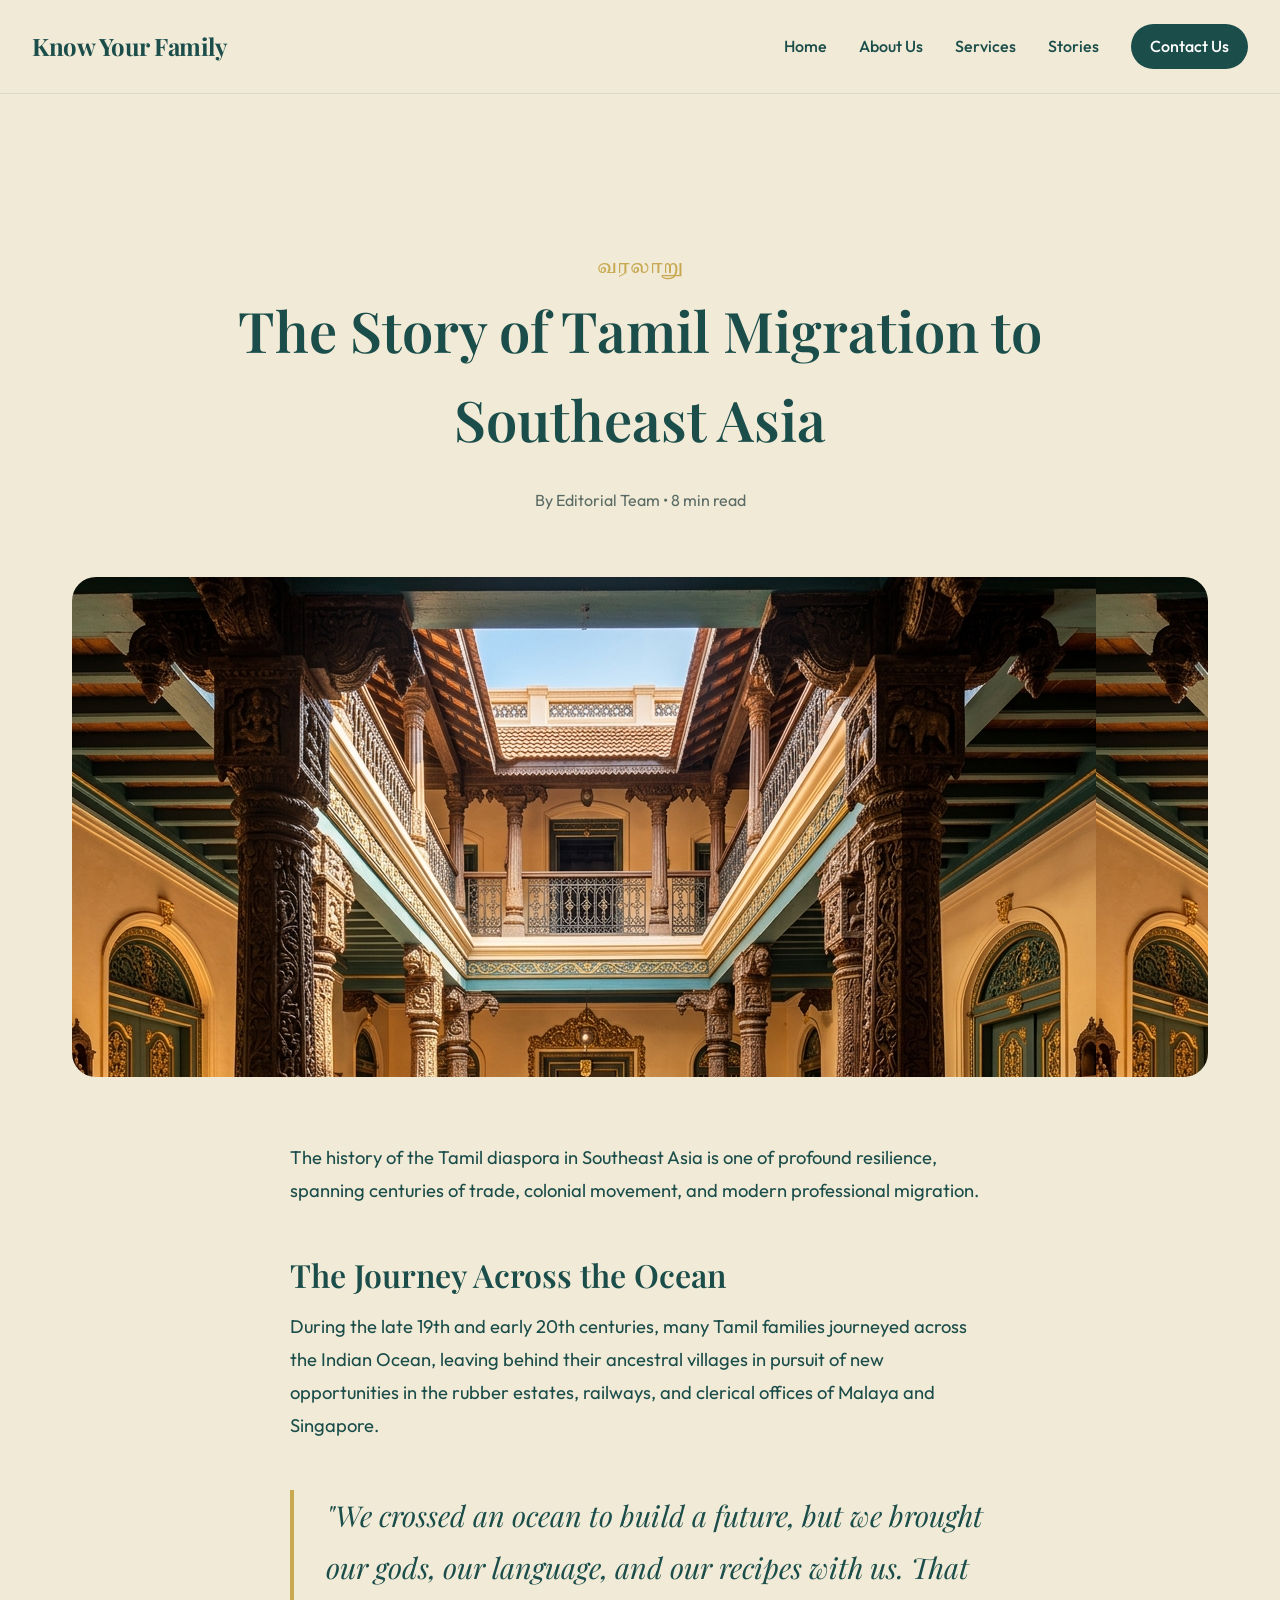
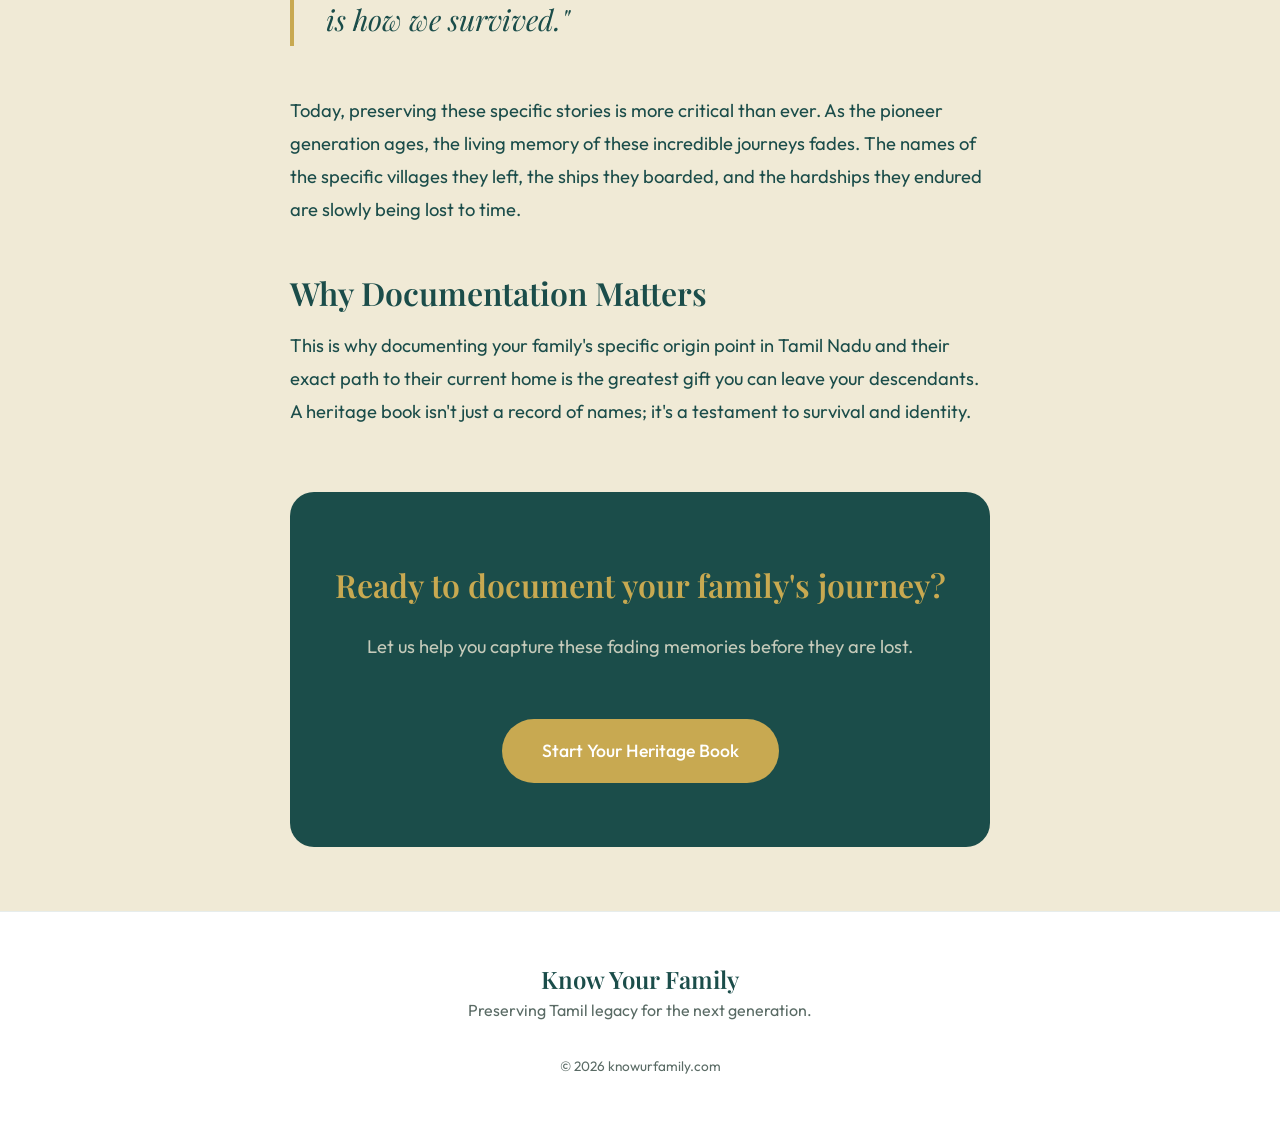
<file: blog.html>
<!DOCTYPE html>
<html lang="en">
<head>
    <meta charset="UTF-8">
    <meta name="viewport" content="width=device-width, initial-scale=1.0">
    <title>The Story of Tamil Migration | Know Your Family</title>
    <link rel="preconnect" href="https://fonts.googleapis.com">
    <link rel="preconnect" href="https://fonts.gstatic.com" crossorigin>
    <link href="https://fonts.googleapis.com/css2?family=Outfit:wght@300;400;500;600&family=Playfair+Display:ital,wght@0,600;0,700;1,600&family=Tiro+Tamil:ital@0;1&display=swap" rel="stylesheet">
    <link rel="stylesheet" href="styles.css">
</head>
<body>

    <!-- Static Navbar for Content Pages -->
    <nav class="navbar" style="position: static; background: var(--bg-base); border-bottom: 1px solid rgba(27,77,74,0.1);">
        <a href="index.html" class="logo" style="text-decoration: none; color: var(--deep-teal);">Know Your Family</a>
        <div class="nav-links">
            <a href="index.html">Home</a>
            <a href="about.html">About Us</a>
            <a href="services.html">Services</a>
            <a href="blog-index.html">Stories</a>
            <a href="contact.html" class="btn-primary-sm">Contact Us</a>
        </div>
    </nav>

    <!-- Editorial Article Content -->
    <main>
        <section class="article-hero">
            <div class="container">
                <span class="tamil-sub">வரலாறு</span>
                <h1>The Story of Tamil Migration to Southeast Asia</h1>
                <p class="text-muted">By Editorial Team &bull; 8 min read</p>
            </div>
        </section>
        
        <div class="container">
            <!-- Hero Image -->
            <div class="article-hero-img rounded-img" style="background-image: url('images/tamil_courtyard_bright.png');"></div>
            
            <div class="article-content">
                <p>The history of the Tamil diaspora in Southeast Asia is one of profound resilience, spanning centuries of trade, colonial movement, and modern professional migration.</p>
                
                <h2>The Journey Across the Ocean</h2>
                <p>During the late 19th and early 20th centuries, many Tamil families journeyed across the Indian Ocean, leaving behind their ancestral villages in pursuit of new opportunities in the rubber estates, railways, and clerical offices of Malaya and Singapore.</p>

                <blockquote>"We crossed an ocean to build a future, but we brought our gods, our language, and our recipes with us. That is how we survived."</blockquote>

                <p>Today, preserving these specific stories is more critical than ever. As the pioneer generation ages, the living memory of these incredible journeys fades. The names of the specific villages they left, the ships they boarded, and the hardships they endured are slowly being lost to time.</p>
                
                <h2>Why Documentation Matters</h2>
                <p>This is why documenting your family's specific origin point in Tamil Nadu and their exact path to their current home is the greatest gift you can leave your descendants. A heritage book isn't just a record of names; it's a testament to survival and identity.</p>
                
                <!-- In-Article CTA -->
                <div class="bg-teal-solid" style="text-align: center; margin: 4rem 0; padding: 4rem 2rem; border-radius: var(--border-radius-lg);">
                    <h3 style="font-size: 2rem; margin-bottom: 1rem; color: var(--antique-gold);">Ready to document your family's journey?</h3>
                    <p class="text-light mb-4" style="opacity: 0.8;">Let us help you capture these fading memories before they are lost.</p>
                    <a href="index.html#contact" class="btn-gold mt-4">Start Your Heritage Book</a>
                </div>
            </div>
        </div>
    </main>

    <footer class="footer">
        <div class="container">
            <h3 style="font-family: 'Playfair Display', serif; font-size: 1.5rem;">Know Your Family</h3>
            <p class="text-muted mt-2">Preserving Tamil legacy for the next generation.</p>
            <p class="text-muted mt-4" style="font-size: 0.85rem;">&copy; 2026 knowurfamily.com</p>
        </div>
    </footer>

</body>
</html>
</file>
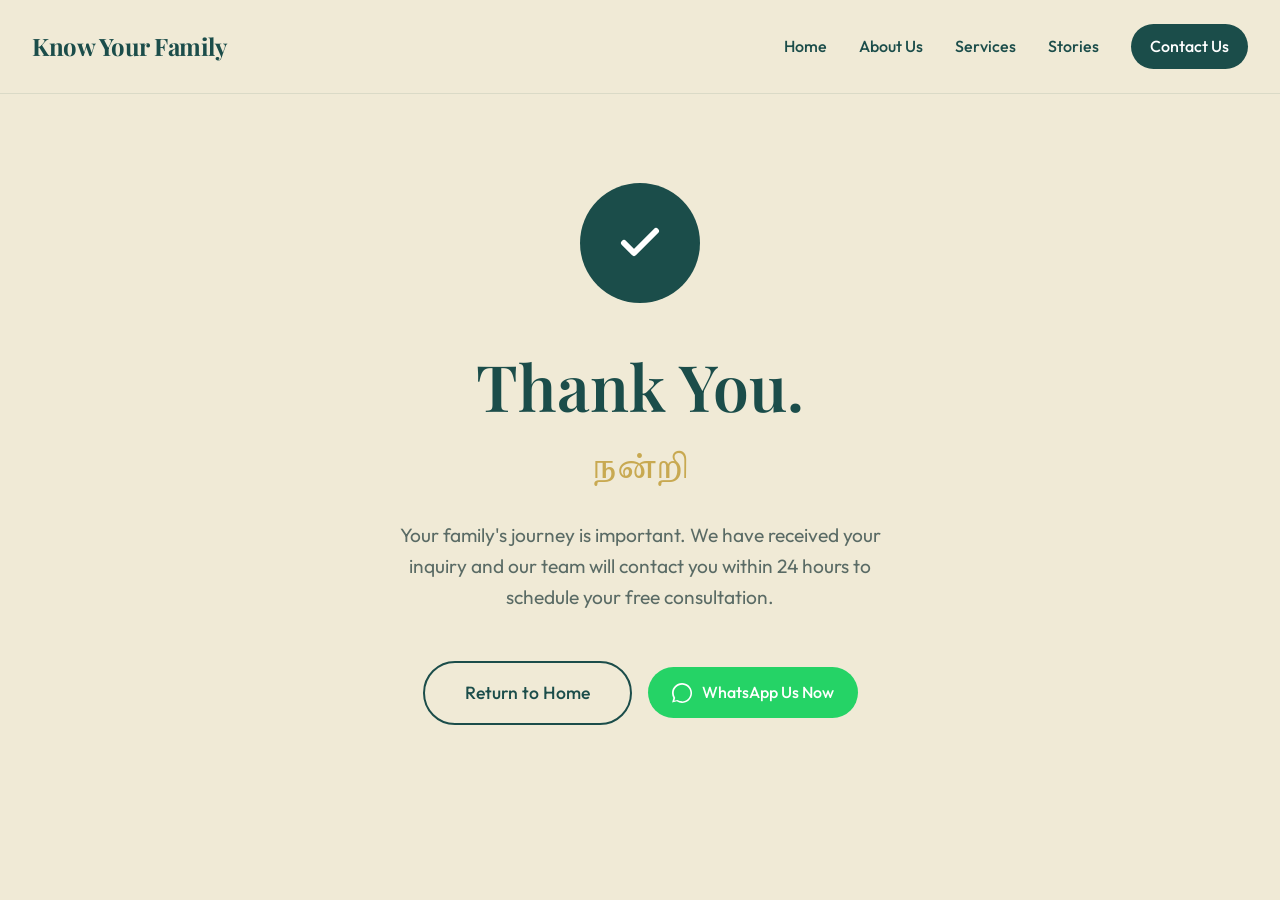
<file: thank-you.html>
<!DOCTYPE html>
<html lang="en">
<head>
    <meta charset="UTF-8">
    <meta name="viewport" content="width=device-width, initial-scale=1.0">
    <title>Thank You | Know Your Family</title>
    <link rel="preconnect" href="https://fonts.googleapis.com">
    <link rel="preconnect" href="https://fonts.gstatic.com" crossorigin>
    <link href="https://fonts.googleapis.com/css2?family=Outfit:wght@300;400;500;600&family=Playfair+Display:ital,wght@0,600;0,700;1,600&family=Tiro+Tamil:ital@0;1&display=swap" rel="stylesheet">
    <link rel="stylesheet" href="styles.css">
</head>
<body style="background: var(--bg-base);">
    
    <nav class="navbar" style="position: static; background: var(--bg-base); border-bottom: 1px solid rgba(27,77,74,0.1);">
        <a href="index.html" class="logo" style="text-decoration: none; color: var(--deep-teal);">Know Your Family</a>
        <div class="nav-links">
            <a href="index.html">Home</a>
            <a href="about.html">About Us</a>
            <a href="services.html">Services</a>
            <a href="blog-index.html">Stories</a>
            <a href="contact.html" class="btn-primary-sm">Contact Us</a>
        </div>
    </nav>

    <main class="thank-you-section">
        <div class="container">
            
            <div class="check-circle-large">
                <svg width="48" height="48" viewBox="0 0 24 24" fill="none" stroke="currentColor" stroke-width="3" stroke-linecap="round" stroke-linejoin="round">
                    <polyline points="20 6 9 17 4 12"></polyline>
                </svg>
            </div>
            
            <h1 style="font-family: 'Playfair Display', serif; font-size: 4rem; margin-bottom: 0.5rem; color: var(--text-dark);">Thank You.</h1>
            <p class="tamil-sub" style="font-size: 2rem; margin-bottom: 1.5rem;">நன்றி</p>
            
            <p class="text-muted" style="max-width: 500px; margin: 0 auto 3rem; font-size: 1.2rem; line-height: 1.6;">
                Your family's journey is important. We have received your inquiry and our team will contact you within 24 hours to schedule your free consultation.
            </p>
            
            <div style="display: flex; gap: 1rem; justify-content: center; align-items: center; flex-wrap: wrap;">
                <a href="index.html" class="btn-secondary">Return to Home</a>
                <a href="#" class="btn-whatsapp" style="margin-top: 0;">
                    <svg width="20" height="20" viewBox="0 0 24 24" fill="currentColor"><path d="M12.031 0C5.383 0 0 5.383 0 12.031c0 2.12.553 4.184 1.603 6.002L.15 23.46l5.568-1.46A12.022 12.022 0 0012.031 24c6.647 0 12.03-5.383 12.03-12.031C24.06 5.383 18.678 0 12.031 0zm0 21.996c-1.785 0-3.53-.478-5.06-1.385l-.362-.215-3.763.987.996-3.668-.236-.375a10.021 10.021 0 01-1.545-5.309c0-5.545 4.512-10.057 10.057-10.057 5.545 0 10.056 4.512 10.056 10.057 0 5.545-4.511 10.056-10.056 10.056z"/></svg>
                    WhatsApp Us Now
                </a>
            </div>
            
        </div>
    </main>

</body>
</html>
</file>
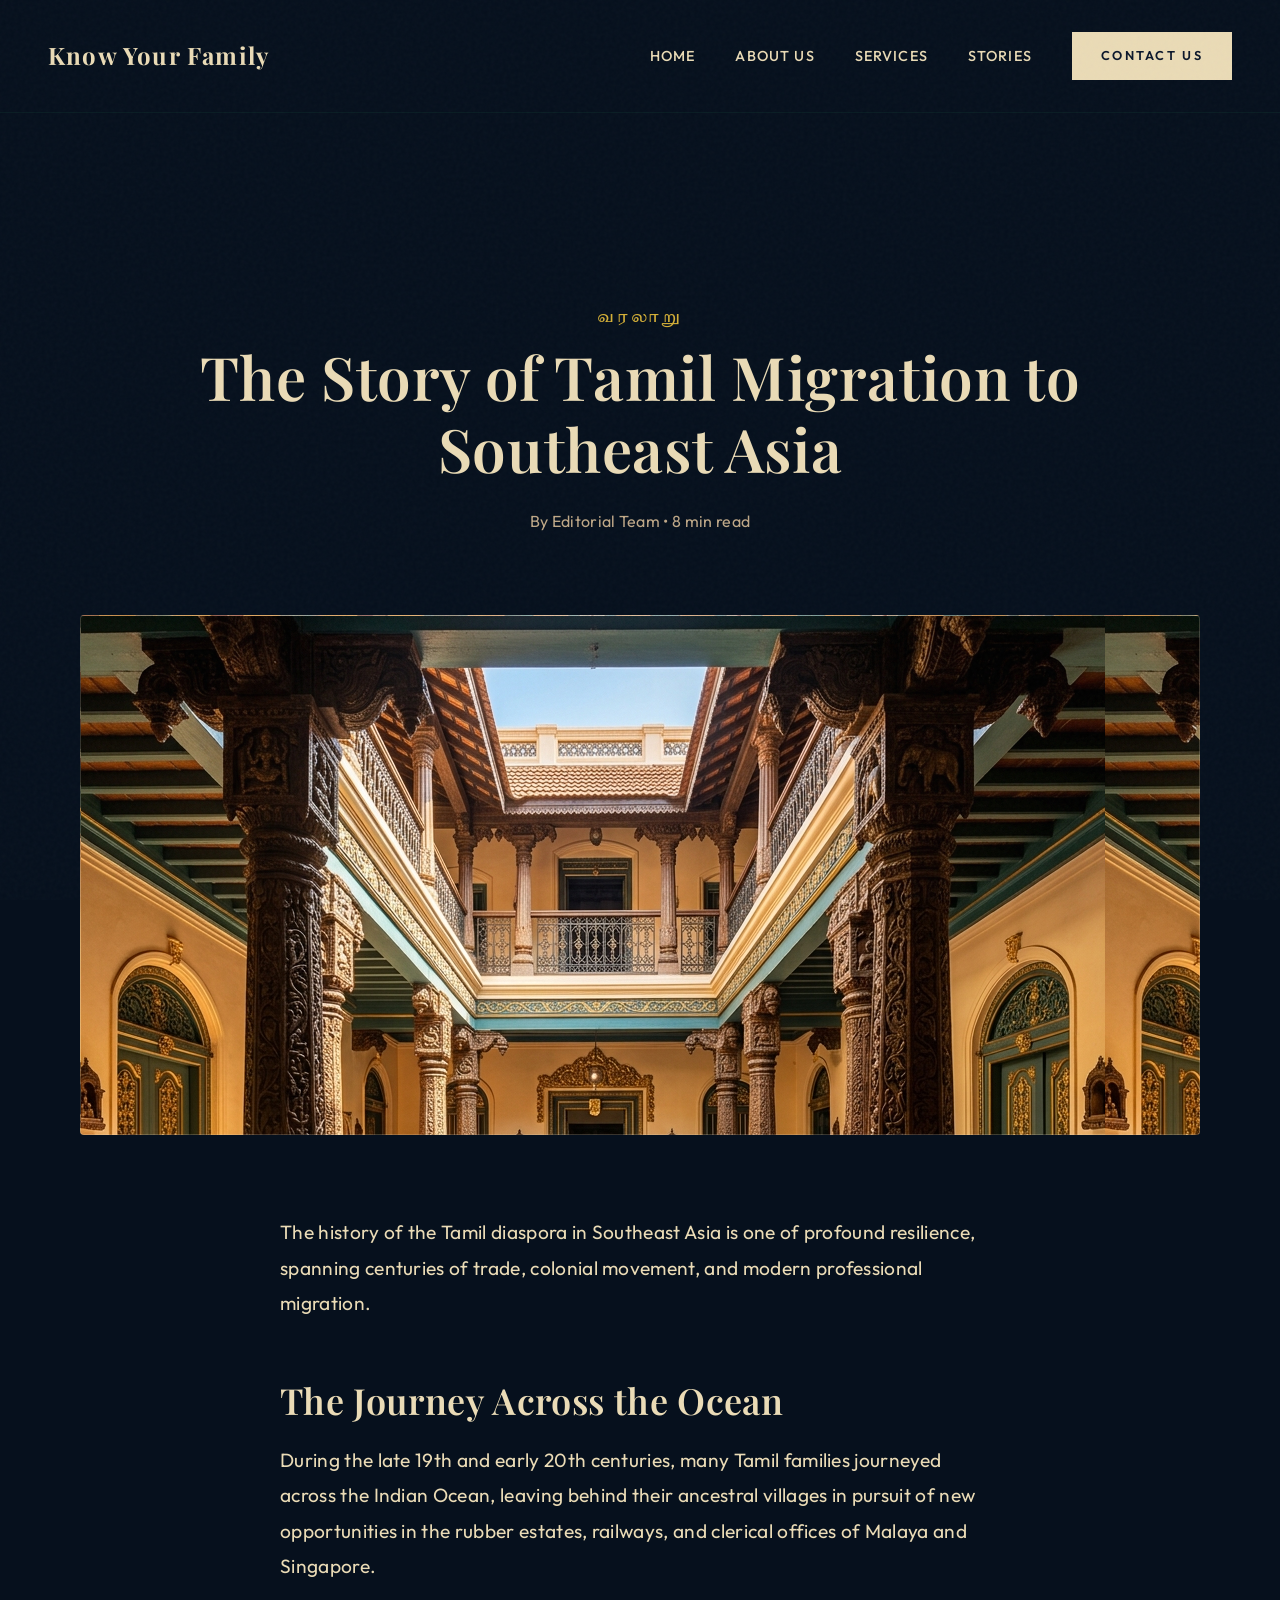
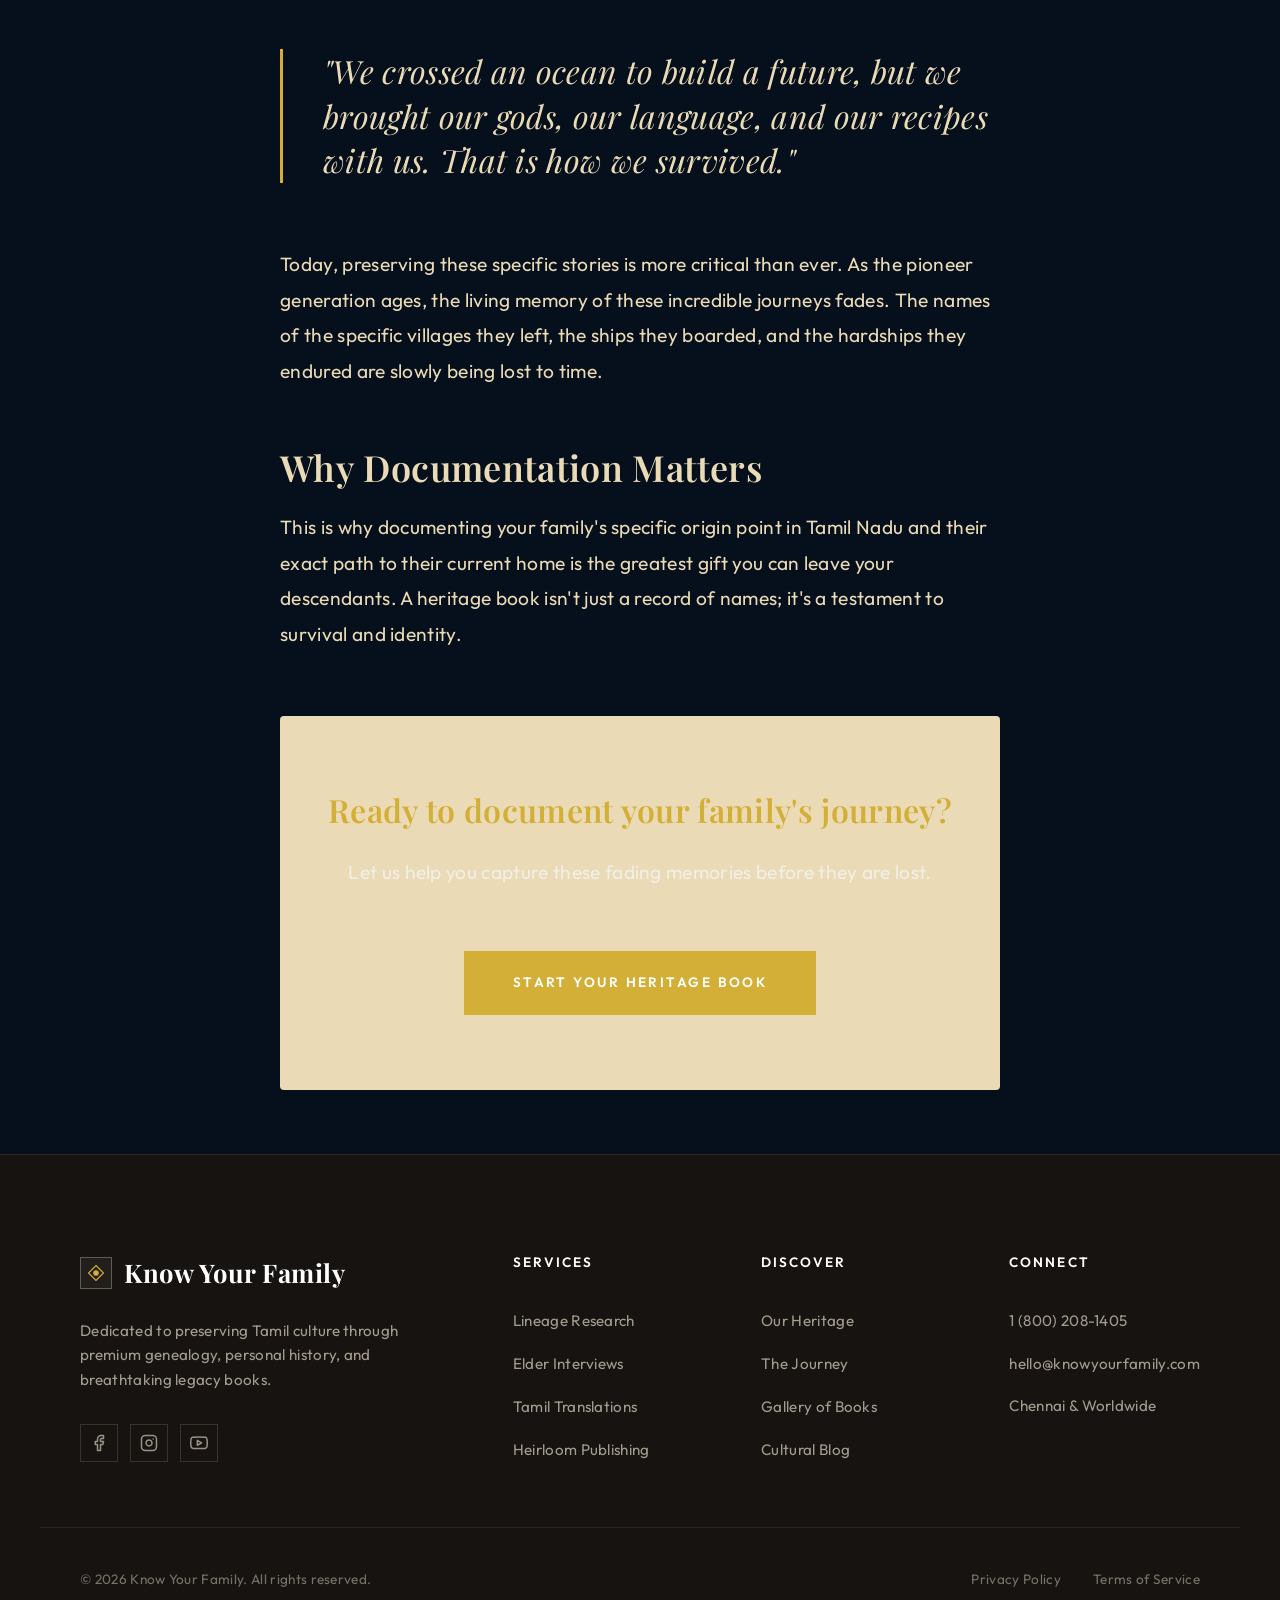
<file: know-ur-family-master/blog.html>
<!DOCTYPE html>
<html lang="en">
<head>
    <meta charset="UTF-8">
    <meta name="viewport" content="width=device-width, initial-scale=1.0">
    <title>The Story of Tamil Migration | Know Your Family</title>
    <link rel="preconnect" href="https://fonts.googleapis.com">
    <link rel="preconnect" href="https://fonts.gstatic.com" crossorigin>
    <link href="https://fonts.googleapis.com/css2?family=Outfit:wght@300;400;500;600&family=Playfair+Display:ital,wght@0,600;0,700;1,600&family=Tiro+Tamil:ital@0;1&display=swap" rel="stylesheet">
    <link rel="stylesheet" href="styles.css">
</head>
<body>

    <!-- Static Navbar for Content Pages -->
    <nav class="navbar" style="position: static; background: var(--background); border-bottom: 1px solid rgba(47, 133, 90,0.1);">
        <a href="index.html" class="logo" style="text-decoration: none; color: var(--primary);">Know Your Family</a>
        <div class="nav-links">
            <a href="index.html">Home</a>
            <a href="about.html">About Us</a>
            <a href="services.html">Services</a>
            <a href="blog-index.html">Stories</a>
            <a href="contact.html" class="btn-primary-sm">Contact Us</a>
        </div>
    </nav>

    <!-- Editorial Article Content -->
    <main>
        <section class="article-hero">
            <div class="container">
                <span class="tamil-sub">வரலாறு</span>
                <h1>The Story of Tamil Migration to Southeast Asia</h1>
                <p class="text-muted">By Editorial Team &bull; 8 min read</p>
            </div>
        </section>
        
        <div class="container">
            <!-- Hero Image -->
            <div class="article-hero-img rounded-img" style="background-image: url('images/tamil_courtyard_bright.png');"></div>
            
            <div class="article-content">
                <p>The history of the Tamil diaspora in Southeast Asia is one of profound resilience, spanning centuries of trade, colonial movement, and modern professional migration.</p>
                
                <h2>The Journey Across the Ocean</h2>
                <p>During the late 19th and early 20th centuries, many Tamil families journeyed across the Indian Ocean, leaving behind their ancestral villages in pursuit of new opportunities in the rubber estates, railways, and clerical offices of Malaya and Singapore.</p>

                <blockquote>"We crossed an ocean to build a future, but we brought our gods, our language, and our recipes with us. That is how we survived."</blockquote>

                <p>Today, preserving these specific stories is more critical than ever. As the pioneer generation ages, the living memory of these incredible journeys fades. The names of the specific villages they left, the ships they boarded, and the hardships they endured are slowly being lost to time.</p>
                
                <h2>Why Documentation Matters</h2>
                <p>This is why documenting your family's specific origin point in Tamil Nadu and their exact path to their current home is the greatest gift you can leave your descendants. A heritage book isn't just a record of names; it's a testament to survival and identity.</p>
                
                <!-- In-Article CTA -->
                <div class="bg-teal-solid" style="text-align: center; margin: 4rem 0; padding: 4rem 2rem; border-radius: var(--border-radius-lg);">
                    <h3 style="font-size: 2rem; margin-bottom: 1rem; color: var(--secondary);">Ready to document your family's journey?</h3>
                    <p class="text-light mb-4" style="opacity: 0.8;">Let us help you capture these fading memories before they are lost.</p>
                    <a href="index.html#contact" class="btn-gold mt-4">Start Your Heritage Book</a>
                </div>
            </div>
        </div>
    </main>

    <footer class="footer">
        <div class="container footer-grid">
            <!-- Brand Column -->
            <div class="footer-col brand-col">
                <div class="footer-logo-container">
                    <div class="footer-logo-icon">
                        <svg width="18" height="18" viewBox="0 0 24 24" fill="none" stroke="currentColor" stroke-width="1.5">
                            <polygon points="12,2 22,12 12,22 2,12" />
                            <circle cx="12" cy="12" r="3" fill="currentColor" />
                        </svg>
                    </div>
                    <span class="footer-brand-name">Know Your Family</span>
                </div>
                <p class="footer-desc">Dedicated to preserving Tamil culture through premium genealogy, personal history, and breathtaking legacy books.</p>
                <div class="footer-socials">
                    <a href="#" class="social-box" aria-label="Facebook">
                        <svg width="18" height="18" viewBox="0 0 24 24" fill="none" stroke="currentColor" stroke-width="2" stroke-linecap="round" stroke-linejoin="round"><path d="M18 2h-3a5 5 0 0 0-5 5v3H7v4h3v8h4v-8h3l1-4h-4V7a1 1 0 0 1 1-1h3z"></path></svg>
                    </a>
                    <a href="#" class="social-box" aria-label="Instagram">
                        <svg width="18" height="18" viewBox="0 0 24 24" fill="none" stroke="currentColor" stroke-width="2" stroke-linecap="round" stroke-linejoin="round"><rect x="2" y="2" width="20" height="20" rx="5" ry="5"></rect><path d="M16 11.37A4 4 0 1 1 12.63 8 4 4 0 0 1 16 11.37z"></path><line x1="17.5" y1="6.5" x2="17.51" y2="6.5"></line></svg>
                    </a>
                    <a href="#" class="social-box" aria-label="YouTube">
                        <svg width="18" height="18" viewBox="0 0 24 24" fill="none" stroke="currentColor" stroke-width="2" stroke-linecap="round" stroke-linejoin="round"><path d="M22.54 6.42a2.78 2.78 0 0 0-1.94-2C18.88 4 12 4 12 4s-6.88 0-8.6.46a2.78 2.78 0 0 0-1.94 2A29 29 0 0 0 1 11.75a29 29 0 0 0 .46 5.33A2.78 2.78 0 0 0 3.4 19c1.72.46 8.6.46 8.6.46s6.88 0 8.6-.46a2.78 2.78 0 0 0 1.94-2 29 29 0 0 0 .46-5.25 29 29 0 0 0-.46-5.33z"></path><polygon points="9.75 15.02 15.5 11.75 9.75 8.48 9.75 15.02"></polygon></svg>
                    </a>
                </div>
            </div>
            <!-- Services Column -->
            <div class="footer-col">
                <h4 class="footer-heading">Services</h4>
                <ul class="footer-links">
                    <li><a href="services.html">Lineage Research</a></li>
                    <li><a href="services.html">Elder Interviews</a></li>
                    <li><a href="services.html">Tamil Translations</a></li>
                    <li><a href="services.html">Heirloom Publishing</a></li>
                </ul>
            </div>
            <!-- Discover Column -->
            <div class="footer-col">
                <h4 class="footer-heading">Discover</h4>
                <ul class="footer-links">
                    <li><a href="about.html">Our Heritage</a></li>
                    <li><a href="index.html#how-it-works">The Journey</a></li>
                    <li><a href="services.html">Gallery of Books</a></li>
                    <li><a href="blog-index.html">Cultural Blog</a></li>
                </ul>
            </div>
            <!-- Connect Column -->
            <div class="footer-col">
                <h4 class="footer-heading">Connect</h4>
                <ul class="footer-contact">
                    <li><a href="tel:18002081405" class="contact-link">1 (800) 208-1405</a></li>
                    <li><a href="mailto:hello@knowyourfamily.com" class="contact-link">hello@knowyourfamily.com</a></li>
                    <li class="contact-text">Chennai & Worldwide</li>
                </ul>
            </div>
        </div>
        <!-- Footer Bottom -->
        <div class="container footer-bottom">
            <p class="copyright">&copy; 2026 Know Your Family. All rights reserved.</p>
            <div class="footer-bottom-links">
                <a href="#">Privacy Policy</a>
                <a href="#">Terms of Service</a>
            </div>
        </div>
    </footer>

</body>
</html>
</file>
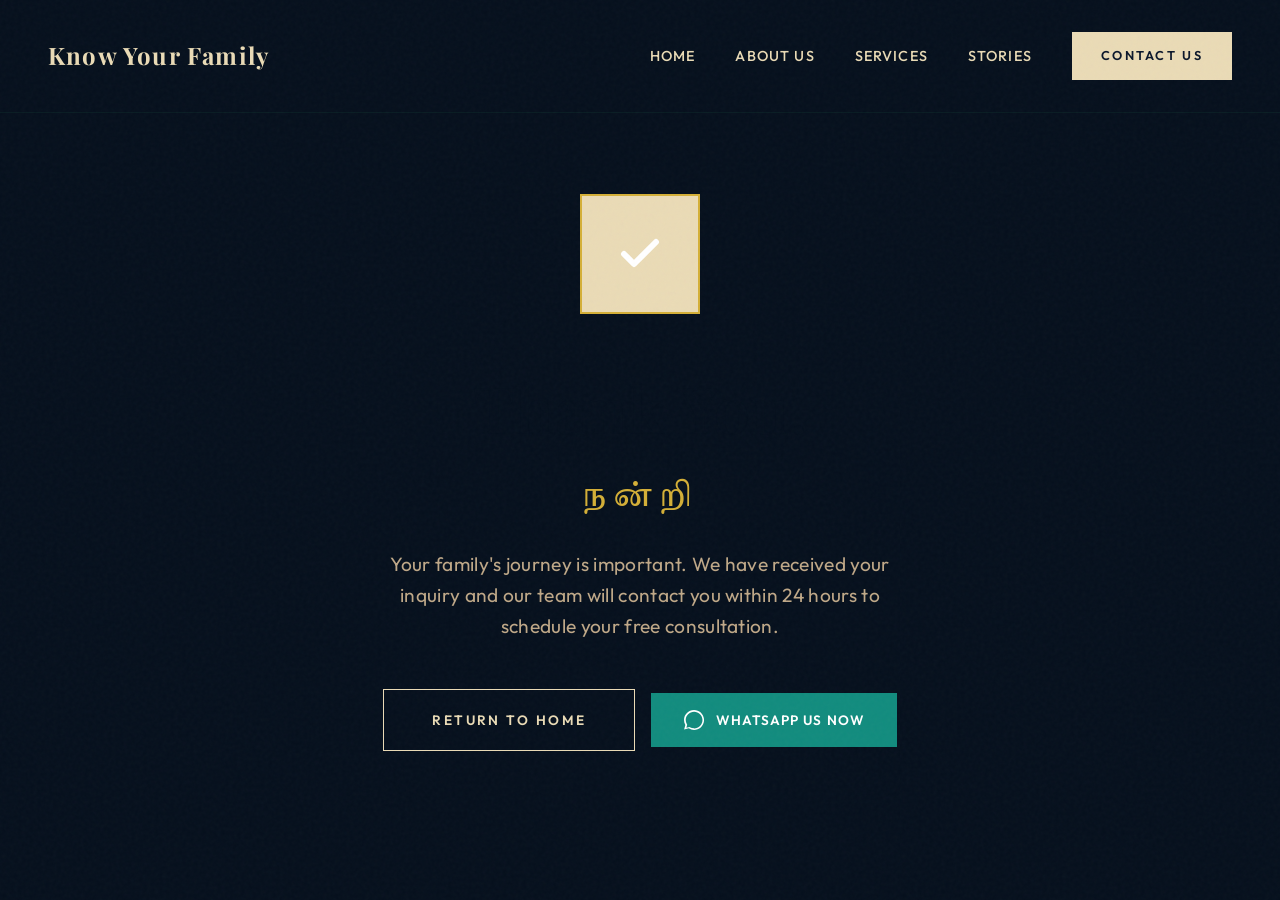
<file: know-ur-family-master/thank-you.html>
<!DOCTYPE html>
<html lang="en">
<head>
    <meta charset="UTF-8">
    <meta name="viewport" content="width=device-width, initial-scale=1.0">
    <title>Thank You | Know Your Family</title>
    <link rel="preconnect" href="https://fonts.googleapis.com">
    <link rel="preconnect" href="https://fonts.gstatic.com" crossorigin>
    <link href="https://fonts.googleapis.com/css2?family=Outfit:wght@300;400;500;600&family=Playfair+Display:ital,wght@0,600;0,700;1,600&family=Tiro+Tamil:ital@0;1&display=swap" rel="stylesheet">
    <link rel="stylesheet" href="styles.css">
</head>
<body style="background: var(--background);">
    
    <nav class="navbar" style="position: static; background: var(--background); border-bottom: 1px solid rgba(47, 133, 90,0.1);">
        <a href="index.html" class="logo" style="text-decoration: none; color: var(--primary);">Know Your Family</a>
        <div class="nav-links">
            <a href="index.html">Home</a>
            <a href="about.html">About Us</a>
            <a href="services.html">Services</a>
            <a href="blog-index.html">Stories</a>
            <a href="contact.html" class="btn-primary-sm">Contact Us</a>
        </div>
    </nav>

    <main class="thank-you-section">
        <div class="container">
            
            <div class="check-circle-large">
                <svg width="48" height="48" viewBox="0 0 24 24" fill="none" stroke="currentColor" stroke-width="3" stroke-linecap="round" stroke-linejoin="round">
                    <polyline points="20 6 9 17 4 12"></polyline>
                </svg>
            </div>
            
            <h1 style="font-family: 'Playfair Display', serif; font-size: 4rem; margin-bottom: 0.5rem; color: var(--background);">Thank You.</h1>
            <p class="tamil-sub" style="font-size: 2rem; margin-bottom: 1.5rem;">நன்றி</p>
            
            <p class="text-muted" style="max-width: 500px; margin: 0 auto 3rem; font-size: 1.2rem; line-height: 1.6;">
                Your family's journey is important. We have received your inquiry and our team will contact you within 24 hours to schedule your free consultation.
            </p>
            
            <div style="display: flex; gap: 1rem; justify-content: center; align-items: center; flex-wrap: wrap;">
                <a href="index.html" class="btn-secondary">Return to Home</a>
                <a href="#" class="btn-whatsapp" style="margin-top: 0;">
                    <svg width="20" height="20" viewBox="0 0 24 24" fill="currentColor"><path d="M12.031 0C5.383 0 0 5.383 0 12.031c0 2.12.553 4.184 1.603 6.002L.15 23.46l5.568-1.46A12.022 12.022 0 0012.031 24c6.647 0 12.03-5.383 12.03-12.031C24.06 5.383 18.678 0 12.031 0zm0 21.996c-1.785 0-3.53-.478-5.06-1.385l-.362-.215-3.763.987.996-3.668-.236-.375a10.021 10.021 0 01-1.545-5.309c0-5.545 4.512-10.057 10.057-10.057 5.545 0 10.056 4.512 10.056 10.057 0 5.545-4.511 10.056-10.056 10.056z"/></svg>
                    WhatsApp Us Now
                </a>
            </div>
            
        </div>
    </main>

</body>
</html>
</file>
<file: styles.css>
/* 
  Know Your Family - PRD Aesthetic
  Colors: Deep Teal, Antique Gold, Off White
  Typography: Playfair Display, Outfit, Tiro Tamil
*/

:root {
    /* Core PRD Colors */
    --bg-base: #F0EAD6;       /* Off White */
    --deep-teal: #1B4D4A;     /* Primary */
    --deep-teal-hover: #123634;
    --antique-gold: #C8A951;  /* Accent */
    --antique-gold-hover: #e0be5b;
    --white: #FFFFFF;
    
    /* Text Colors */
    --text-dark: #1B4D4A;     /* Changed from generic black to deep teal for richness */
    --text-muted: #5a6b65;
    --text-light: #F0EAD6;
    
    /* System */
    --border-radius-lg: 24px;
    --border-radius-md: 16px;
    --border-radius-pill: 50px;
    
    /* Aurora Teal/Gold Gradient */
    --transparent: rgba(255, 255, 255, 0);
    --aurora-teal-1: #1B4D4A;
    --aurora-gold-1: #C8A951;
    --aurora-teal-2: #2a7a76;
    --aurora-gold-2: #e3c46d;
    --aurora-teal-3: #133836;
    
    --white-gradient: repeating-linear-gradient(100deg, var(--white) 0%, var(--white) 7%, var(--transparent) 10%, var(--transparent) 12%, var(--white) 16%);
    --aurora-gradient: repeating-linear-gradient(100deg, var(--aurora-teal-1) 10%, var(--aurora-gold-1) 15%, var(--aurora-teal-2) 20%, var(--aurora-gold-2) 25%, var(--aurora-teal-3) 30%);
}

* { margin: 0; padding: 0; box-sizing: border-box; }
html { scroll-behavior: smooth; }

body {
    font-family: 'Outfit', sans-serif;
    background-color: var(--bg-base);
    color: var(--text-dark);
    line-height: 1.6;
    overflow-x: hidden;
}

/* Typography */
h1, h2, h3, .display-quote {
    font-family: 'Playfair Display', serif;
    font-weight: 600;
}

h2 { font-size: 3rem; line-height: 1.2; margin-bottom: 0.5rem; }

.tamil-sub {
    font-family: 'Tiro Tamil', serif;
    color: var(--antique-gold);
    font-size: 1.2rem;
    font-weight: 500;
}

.text-muted { color: var(--text-muted); }
.text-light { color: var(--text-light); }
.text-gold { color: var(--antique-gold); }

/* Background Utilities */
.bg-white { background-color: var(--white); }
.bg-base { background-color: var(--bg-base); }
.bg-teal-solid { background-color: var(--deep-teal); color: var(--text-light); }
.bg-teal-solid h2, .bg-teal-solid h3 { color: var(--white); }
.bg-teal-solid .text-muted { color: rgba(240, 234, 214, 0.7); }

.bg-teal-gradient { 
    background: linear-gradient(135deg, var(--deep-teal) 0%, #0d2927 100%); 
    color: var(--text-light); 
}
.bg-teal-gradient h2, .bg-teal-gradient h3 { color: var(--white); }

/* Layout Utilities */
.container { max-width: 1200px; margin: 0 auto; padding: 0 2rem; }
.shadow-lg { box-shadow: 0 10px 40px rgba(27, 77, 74, 0.08); }
.rounded-img { border-radius: var(--border-radius-lg); width: 100%; object-fit: cover; }
.mt-4 { margin-top: 2rem; }
.mb-4 { margin-bottom: 2rem; }
.relative { position: relative; }
.text-center-panel { max-width: 800px; margin: 0 auto; text-align: center; }

/* Navbar */
.navbar {
    position: absolute; top: 0; left: 0; right: 0; z-index: 50;
    display: flex; justify-content: space-between; align-items: center;
    padding: 1.5rem 2rem; background-color: transparent;
}
.logo { font-family: 'Playfair Display', serif; font-weight: 700; font-size: 1.5rem; letter-spacing: -0.5px; color: var(--deep-teal); }
.nav-links { display: flex; align-items: center; gap: 2rem; }
.nav-links a { text-decoration: none; color: var(--deep-teal); font-weight: 500; transition: color 0.2s; }
.nav-links a:hover { color: var(--antique-gold); }

/* Buttons */
.btn-primary-sm {
    background-color: var(--deep-teal); color: var(--white) !important;
    padding: 0.6rem 1.2rem; border-radius: var(--border-radius-pill);
    transition: background-color 0.2s;
}

.btn-primary {
    background-color: var(--deep-teal); color: var(--white);
    padding: 1rem 2.5rem; border-radius: var(--border-radius-pill);
    text-decoration: none; font-weight: 500; font-size: 1.1rem;
    transition: all 0.2s; border: none; cursor: pointer; display: inline-block;
}
.btn-primary:hover { background-color: var(--deep-teal-hover); transform: translateY(-2px); box-shadow: 0 10px 20px rgba(27,77,74,0.2); }

.btn-secondary {
    background-color: transparent; color: var(--deep-teal);
    padding: 1rem 2.5rem; border-radius: var(--border-radius-pill);
    text-decoration: none; font-weight: 500; font-size: 1.1rem;
    border: 2px solid var(--deep-teal); transition: all 0.2s; display: inline-block;
}
.btn-secondary:hover { background-color: var(--deep-teal); color: var(--white); }

.btn-gold {
    background-color: var(--antique-gold); color: var(--white);
    padding: 1rem 2.5rem; border-radius: var(--border-radius-pill);
    text-decoration: none; font-weight: 500; font-size: 1.1rem;
    transition: all 0.2s; border: none; cursor: pointer; display: inline-block;
}
.btn-gold:hover { background-color: var(--antique-gold-hover); transform: translateY(-2px); box-shadow: 0 10px 20px rgba(200,169,81,0.2); }


/* AURORA HERO */
.aurora-hero {
    position: relative; height: 100vh; min-height: 700px;
    display: flex; flex-direction: column; align-items: center; justify-content: center;
    overflow: hidden; text-align: center; background-color: var(--bg-base);
}

.aurora-layer {
    position: absolute; inset: -10px; opacity: 0.3;
    filter: blur(10px); /* removed invert for darker colors to show */
    -webkit-mask-image: radial-gradient(ellipse at 100% 0%, black 10%, transparent 70%);
    mask-image: radial-gradient(ellipse at 100% 0%, black 10%, transparent 70%);
    pointer-events: none; will-change: transform;
}

.aurora-layer::after {
    content: ""; position: absolute; inset: 0;
    background-image: var(--white-gradient), var(--aurora-gradient);
    background-size: 200% 100%; background-attachment: fixed;
    mix-blend-mode: multiply; /* Better blend for teal/gold on off-white */
    animation: aurora-anim 60s linear infinite;
}

.line-grid-overlay {
    position: absolute; inset: 0; z-index: 5; pointer-events: none;
    background-image: url('images/tamil_line_art_gold.png');
    background-size: cover;
    background-position: center;
    mix-blend-mode: screen; /* Drops the black background, leaving pure gold lines */
    opacity: 0.6; /* Increased opacity to show the beautiful gold detail */
    -webkit-mask-image: radial-gradient(ellipse at center, black 0%, transparent 80%);
    mask-image: radial-gradient(ellipse at center, black 0%, transparent 80%);
}

@keyframes aurora-anim {
    from { background-position: 50% 50%, 50% 50%; }
    to { background-position: 350% 50%, 350% 50%; }
}

.hero-content-wrapper { position: relative; z-index: 10; max-width: 900px; padding: 0 2rem; }
.hero-content-wrapper h1 { font-size: 4.5rem; line-height: 1.1; margin-bottom: 1rem; color: var(--deep-teal); }

/* Changing Text */
.changing-text-container { height: 4rem; position: relative; margin-bottom: 2rem; display: flex; justify-content: center; align-items: center; }
.changing-text { position: absolute; font-size: 1.5rem; font-weight: 300; color: var(--text-muted); opacity: 0; transform: translateY(20px); transition: all 0.8s ease-in-out; width: 100%; }
.changing-text.active { opacity: 1; transform: translateY(0); }

/* METRICS STRIP */
.metrics-strip { background: var(--bg-base); padding: 3rem 0; border-top: 1px solid rgba(27,77,74,0.1); border-bottom: 1px solid rgba(27,77,74,0.1); }
.metrics-grid { display: grid; grid-template-columns: repeat(3, 1fr); gap: 2rem; text-align: center; }
.metric-item h3 { font-size: 2.5rem; color: var(--deep-teal); margin-bottom: 0.5rem; font-family: 'Outfit', sans-serif; }
.metric-item p { color: var(--text-muted); font-weight: 500; text-transform: uppercase; letter-spacing: 1px; font-size: 0.85rem; }

/* SECTIONS */
.section { padding: 8rem 0; }
.section-header.center { text-align: center; margin-bottom: 4rem; }

/* THE FEELING (Solid Teal) */
.section-feeling { padding: 10rem 0; }
.section-feeling .display-quote { font-size: 3.5rem; font-style: italic; margin-bottom: 1.5rem; color: var(--antique-gold); }

/* SPLIT LAYOUT - BOOK PREVIEW (Gradient) */
.section-book { padding: 8rem 0; }
.split-layout { display: grid; grid-template-columns: 1fr 1fr; gap: 4rem; align-items: center; }
.check-list { list-style: none; display: flex; flex-direction: column; gap: 1rem; }
.check-list li { display: flex; align-items: center; gap: 12px; font-size: 1.05rem; }
.check-pill { background: rgba(255,255,255,0.2); color: var(--white); width: 24px; height: 24px; border-radius: 50%; display: flex; align-items: center; justify-content: center; font-size: 0.8rem; }
.dark-list .check-pill { background: var(--deep-teal); color: var(--white); }

/* WHY IT MATTERS (Glass Overlay) */
.why-matters-section { position: relative; overflow: hidden; padding: 12rem 0; }
.bg-img-absolute { position: absolute; top: 0; left: 0; width: 100%; height: 100%; object-fit: cover; z-index: 0; }
.glass-panel { background: rgba(240, 234, 214, 0.85); backdrop-filter: blur(20px); border: 1px solid rgba(255,255,255,0.9); border-radius: var(--border-radius-lg); padding: 5rem 4rem; box-shadow: 0 10px 40px rgba(0,0,0,0.1); }

/* PROCESS GRID */
.process-grid { display: grid; grid-template-columns: repeat(3, 1fr); gap: 2rem; }
.process-card { padding: 3rem; border-radius: var(--border-radius-lg); background: var(--white); border: 1px solid rgba(27,77,74,0.1); }
.step-num { font-size: 0.85rem; font-weight: 600; color: var(--antique-gold); margin-bottom: 1rem; font-family: 'Outfit', sans-serif;}
.process-card h3 { font-size: 1.75rem; margin-bottom: 1rem; color: var(--deep-teal); }

/* BLOG GRID */
.blog-grid { display: grid; grid-template-columns: repeat(auto-fit, minmax(300px, 1fr)); gap: 2rem; }
.blog-card { background: var(--white); border-radius: var(--border-radius-md); overflow: hidden; border: 1px solid rgba(27,77,74,0.1); text-decoration: none; color: inherit; transition: transform 0.3s, box-shadow 0.3s; display: block; }
.blog-card:hover { transform: translateY(-5px); box-shadow: 0 15px 30px rgba(27,77,74,0.08); }
.blog-img { height: 200px; background-size: cover; background-position: center; }
.placeholder-bg { background-color: #d1d9d5; }
.placeholder-bg2 { background-color: #e5ebe8; }
.placeholder-bg3 { background-color: #b8c4bf; }
.blog-content { padding: 2rem; }
.blog-content h3 { font-size: 1.25rem; margin-bottom: 0.5rem; line-height: 1.3; color: var(--deep-teal); }
.read-more { display: inline-block; margin-top: 1.5rem; color: var(--antique-gold); font-weight: 600; }

/* FAQ & CONTACT SPLIT SECTION */
.contact-split-section { display: grid; grid-template-columns: 1fr 1fr; }
.faq-half { background-color: var(--deep-teal); color: var(--text-light); padding: 8rem 4rem 8rem 10%; }
.faq-half h2 { color: var(--white); }
.form-half { background-color: var(--bg-base); padding: 8rem 10% 8rem 4rem; }

/* Accordion */
.faq-item { border-bottom: 1px solid rgba(255,255,255,0.2); padding: 1.5rem 0; }
.faq-question { width: 100%; display: flex; justify-content: space-between; align-items: center; background: none; border: none; font-size: 1.1rem; font-weight: 500; color: var(--white); cursor: pointer; text-align: left; font-family: inherit; }
.icon-plus { transition: transform 0.3s; color: var(--antique-gold); }
.faq-answer { max-height: 0; overflow: hidden; transition: max-height 0.3s ease-out; }
.faq-answer p { padding-top: 1rem; color: rgba(240, 234, 214, 0.8); font-size: 1rem; }
.faq-item.active .icon-plus { transform: rotate(45deg); }
.faq-item.active .faq-answer { max-height: 200px; }

/* Form */
.form-wrapper { background: var(--white); padding: 3rem; border-radius: var(--border-radius-lg); box-shadow: 0 10px 40px rgba(27,77,74,0.06); }
.form-group { margin-bottom: 1.5rem; }
.form-group label { display: block; font-weight: 500; font-size: 0.9rem; margin-bottom: 0.5rem; color: var(--deep-teal); }
.form-group input, .form-group select { width: 100%; padding: 1rem; border: 1px solid rgba(27,77,74,0.2); border-radius: var(--border-radius-md); background: var(--bg-base); font-family: inherit; font-size: 1rem; transition: border-color 0.2s; color: var(--text-dark); }
.form-group input:focus, .form-group select:focus { outline: none; border-color: var(--deep-teal); }

.whatsapp-box { margin-top: 2rem; padding-top: 2rem; border-top: 1px solid rgba(27,77,74,0.1); text-align: center; }
.btn-whatsapp { display: inline-flex; align-items: center; gap: 10px; margin-top: 1rem; background: #25D366; color: white; padding: 0.8rem 1.5rem; border-radius: var(--border-radius-pill); text-decoration: none; font-weight: 500; transition: transform 0.2s; }
.btn-whatsapp:hover { transform: translateY(-2px); }

/* THANK YOU PAGE */
.thank-you-section { min-height: 80vh; display: flex; align-items: center; justify-content: center; text-align: center; }
.check-circle-large { width: 120px; height: 120px; background: var(--deep-teal); border-radius: 50%; display: flex; align-items: center; justify-content: center; margin: 0 auto 2rem; color: white; }

/* BLOG ARTICLE PAGE */
.article-hero { padding: 10rem 0 4rem; text-align: center; background: var(--bg-base); }
.article-hero h1 { font-size: 3.5rem; max-width: 900px; margin: 0 auto 1.5rem; color: var(--deep-teal); }
.article-hero-img { width: 100%; height: 500px; object-fit: cover; margin-bottom: 4rem; }
.article-content { max-width: 700px; margin: 0 auto; font-size: 1.15rem; line-height: 1.8; color: var(--text-dark); }
.article-content h2 { font-size: 2rem; margin: 3rem 0 1rem; color: var(--deep-teal); }
.article-content p { margin-bottom: 1.5rem; }
.article-content blockquote { font-family: 'Playfair Display', serif; font-size: 1.8rem; font-style: italic; border-left: 4px solid var(--antique-gold); padding-left: 2rem; margin: 3rem 0; color: var(--deep-teal); }

.footer { padding: 3rem 0; border-top: 1px solid rgba(27,77,74,0.1); background: var(--white); text-align: center; }

/* RESPONSIVE */
@media (max-width: 1024px) {
    .split-layout, .metrics-grid { grid-template-columns: 1fr; gap: 2rem; }
    .process-grid { grid-template-columns: 1fr; }
    .contact-split-section { grid-template-columns: 1fr; }
    .faq-half { padding: 4rem 2rem; }
    .form-half { padding: 4rem 2rem; }
}

@media (max-width: 768px) {
    .hero-content-wrapper h1 { font-size: 3rem; }
    .section-feeling .display-quote { font-size: 2.5rem; }
    .changing-text { font-size: 1.1rem; }
    .nav-links { display: none; }
}

/* Scroll to Top Button */
.scroll-top-btn {
    position: fixed;
    bottom: 2rem;
    right: 2rem;
    width: 50px;
    height: 50px;
    background-color: var(--deep-teal);
    color: var(--white);
    border: none;
    border-radius: 50%;
    display: flex;
    align-items: center;
    justify-content: center;
    cursor: pointer;
    box-shadow: 0 10px 25px rgba(27,77,74,0.3);
    opacity: 0;
    visibility: hidden;
    transform: translateY(20px);
    transition: all 0.3s ease;
    z-index: 100;
}
.scroll-top-btn.visible {
    opacity: 1;
    visibility: visible;
    transform: translateY(0);
}
.scroll-top-btn:hover {
    background-color: var(--antique-gold);
    transform: translateY(-5px);
}
</file>
<file: know-ur-family-master/styles.css>
/* 
  Know Your Family - Old Tamil Culture Luxury Aesthetic
  Inspired by: Chola Dynasty grandeur, Temple architecture, Aged parchment & burnished gold
  Colors: Deep Temple Teal, Burnished Temple Gold, Aged Ivory/Parchment
  Typography: Playfair Display (Serif), Outfit (Sans-serif), Tiro Tamil (Tamil Serif)
*/

:root {
    /* Royal Navy & Gold Luxury Palette - Dark Theme */
    --bg-base: #06101D;         /* Deepest Navy for background */
    --deep-teal: #EADBB6;       /* Pale Gold/Cream text */
    --deep-teal-hover: #FFFFFF;
    --antique-gold: #D4AF37;    /* Rich Metallic Gold */
    --antique-gold-hover: #F0E6D2;
    --white: #FFFFFF;
    
    /* Variable Aliases to support legacy classes */
    --primary: var(--deep-teal);
    --secondary: var(--antique-gold);
    --background: var(--bg-base);
    
    /* Extended Royal Navy Palette */
    --temple-maroon: #133558;   /* Deep Navy Blue */
    --aged-bronze: #8B6914;     /* Aged bronze idol tone */
    --parchment-dark: #122236;  /* Dark navy parchment for borders */
    --temple-shadow: rgba(0, 0, 0, 0.5);
    
    /* Text Colors */
    --text-dark: #EADBB6;       /* Pale gold text */
    --text-muted: #BFA888;      /* Muted gold */
    --text-light: #F5F5F5;
    
    /* UI Systems - Sharp Architecture */
    --border-radius-lg: 4px;    /* Sharp, architectural */
    --border-radius-md: 2px;
    --border-radius-pill: 0px;  /* Zero radius for luxury buttons */
    
    /* Aurora Gradient (Atmospheric) */
    --transparent: rgba(255, 255, 255, 0);
    --aurora-teal-1: #133558;
    --aurora-gold-1: #F0E6D2;
    --aurora-teal-2: #2E8B57;
    --aurora-gold-2: #245281;
    --aurora-teal-3: #133558;
    
    --white-gradient: repeating-linear-gradient(100deg, var(--white) 0%, var(--white) 5%, var(--transparent) 8%, var(--transparent) 10%, var(--white) 15%);
    --aurora-gradient: repeating-linear-gradient(100deg, var(--aurora-teal-1) 10%, var(--aurora-gold-1) 15%, var(--aurora-teal-2) 20%, var(--aurora-gold-2) 25%, var(--aurora-teal-3) 30%);
}

* { 
    margin: 0; 
    padding: 0; 
    box-sizing: border-box; 
}

html { 
    scroll-behavior: smooth; 
}

body {
    font-family: 'Outfit', sans-serif;
    background-color: var(--bg-base);
    color: var(--text-dark);
    line-height: 1.7;
    letter-spacing: 0.02em;
    overflow-x: hidden;
    -webkit-font-smoothing: antialiased;
    position: relative;
}

/* Subtle parchment grain texture overlay */
body::before {
    content: '';
    position: fixed;
    top: 0;
    left: 0;
    width: 100%;
    height: 100%;
    pointer-events: none;
    z-index: 9999;
    opacity: 0.03;
    background-image: url("data:image/svg+xml,%3Csvg viewBox='0 0 256 256' xmlns='http://www.w3.org/2000/svg'%3E%3Cfilter id='noise'%3E%3CfeTurbulence type='fractalNoise' baseFrequency='0.9' numOctaves='4' stitchTiles='stitch'/%3E%3C/filter%3E%3Crect width='100%25' height='100%25' filter='url(%23noise)'/%3E%3C/svg%3E");
}

/* Typography with luxurious temple-carved spacing */
h1, h2, h3, .display-quote {
    font-family: 'Playfair Display', serif;
    font-weight: 600;
    letter-spacing: 0.01em;
}

h2 { 
    font-size: 2.75rem; 
    line-height: 1.25; 
    margin-bottom: 0.75rem; 
}

.tamil-sub {
    font-family: 'Tiro Tamil', serif;
    color: var(--antique-gold);
    font-size: 1rem;
    font-weight: 500;
    text-transform: uppercase;
    letter-spacing: 0.2em;
    display: block;
    margin-bottom: 0.5rem;
}

.text-muted { color: var(--text-muted); }
.text-light { color: var(--text-light); }
.text-gold { color: var(--antique-gold); }

/* Background Utilities */
.bg-white { background-color: var(--white); }
.bg-base { background-color: var(--bg-base); }
.bg-teal-solid { background-color: var(--deep-teal); color: var(--text-light); }
.bg-teal-solid h2, .bg-teal-solid h3 { color: var(--white); }
.bg-teal-solid .text-muted { color: rgba(245, 245, 245, 0.7); }

.bg-teal-gradient { 
    background: linear-gradient(135deg, var(--deep-teal) 0%, #06101D 100%); 
    color: var(--text-light); 
}
.bg-teal-gradient h2, .bg-teal-gradient h3 { color: var(--white); }

/* Layout Utilities */
.container { 
    max-width: 1200px; 
    margin: 0 auto; 
    padding: 0 2.5rem; 
}

.shadow-lg { 
    box-shadow: 0 25px 60px var(--temple-shadow); 
}

.rounded-img { 
    border-radius: var(--border-radius-lg); 
    width: 100%; 
    object-fit: cover;
    border: 1px solid rgba(240, 230, 210, 0.25);
}

.mt-4 { margin-top: 2rem; }
.mb-4 { margin-bottom: 2rem; }
.relative { position: relative; }
.text-center-panel { max-width: 780px; margin: 0 auto; text-align: center; }

/* ═══════════════════════════════════════════════════════
   NAVBAR - Temple Gateway Inspired
   ═══════════════════════════════════════════════════════ */
.navbar {
    position: absolute; 
    top: 0; 
    left: 0; 
    right: 0; 
    z-index: 50;
    display: flex; 
    justify-content: space-between; 
    align-items: center;
    padding: 2rem 3rem; 
    background-color: transparent;
    transition: all 0.3s ease;
}

.logo { 
    font-family: 'Playfair Display', serif; 
    font-weight: 700; 
    font-size: 1.5rem; 
    letter-spacing: 0.05em; 
    color: var(--deep-teal); 
    text-decoration: none;
}

.nav-links { 
    display: flex; 
    align-items: center; 
    gap: 2.5rem; 
}

.nav-links a:not(.btn-primary-sm) { 
    text-decoration: none; 
    color: var(--deep-teal); 
    font-weight: 500; 
    font-size: 0.9rem;
    letter-spacing: 0.08em;
    text-transform: uppercase;
    position: relative;
    padding: 0.25rem 0;
    transition: all 0.4s cubic-bezier(0.25, 0.8, 0.25, 1);
}

.nav-links a:not(.btn-primary-sm)::before {
    content: '';
    position: absolute;
    top: 50%;
    left: 50%;
    width: 120%;
    height: 120%;
    background: radial-gradient(circle, rgba(212, 175, 55, 0.15) 0%, transparent 70%);
    transform: translate(-50%, -50%) scale(0.5);
    opacity: 0;
    transition: all 0.6s cubic-bezier(0.16, 1, 0.3, 1);
    z-index: -1;
    border-radius: 50%;
    pointer-events: none;
}

.nav-links a:not(.btn-primary-sm)::after {
    content: '';
    position: absolute;
    bottom: -2px;
    left: 0;
    width: 100%;
    height: 2px;
    background: linear-gradient(90deg, transparent, #D4AF37, #FFDF00, #D4AF37, transparent);
    transform: scaleX(0);
    transform-origin: center;
    transition: transform 0.5s cubic-bezier(0.16, 1, 0.3, 1), opacity 0.5s ease;
    opacity: 0;
    box-shadow: 0 0 10px rgba(255, 215, 0, 0.6);
}

.nav-links a:not(.btn-primary-sm):hover { 
    color: #D4AF37; /* Metallic Gold */
    text-shadow: 0 0 1px rgba(212, 175, 55, 0.4), 0 0 15px rgba(255, 215, 0, 0.2);
    transform: translateY(-2px);
}

.nav-links a:not(.btn-primary-sm):hover::before {
    transform: translate(-50%, -50%) scale(1);
    opacity: 1;
}

.nav-links a:not(.btn-primary-sm):hover::after {
    transform: scaleX(1);
    opacity: 1;
}

/* ═══════════════════════════════════════════════════════
   LUXURY BUTTONS - Sharp Temple Architecture
   Sweep-in hover animation with pseudo-element
   ═══════════════════════════════════════════════════════ */

/* Contact Us - Nav Button */
.btn-primary-sm {
    position: relative;
    background-color: var(--deep-teal); 
    color: #0B172B !important;
    padding: 0.75rem 1.75rem; 
    border-radius: 0px;
    font-size: 0.8rem;
    font-weight: 600;
    text-transform: uppercase;
    letter-spacing: 0.18em;
    border: 1px solid var(--deep-teal);
    transition: all 0.4s cubic-bezier(0.25, 1, 0.5, 1);
    cursor: pointer;
    display: inline-block;
    z-index: 1;
    overflow: hidden;
    text-decoration: none;
}

.btn-primary-sm::before {
    content: '';
    position: absolute;
    top: 0;
    left: 0;
    width: 100%;
    height: 100%;
    background-color: #0B172B;
    transform: scaleX(0);
    transform-origin: right;
    transition: transform 0.4s cubic-bezier(0.25, 1, 0.5, 1);
    z-index: -1;
}

.btn-primary-sm:hover {
    color: var(--deep-teal) !important;
    border-color: #0B172B;
    transform: translateY(-2px);
    box-shadow: 0 8px 25px rgba(11, 23, 43, 0.25);
}

.btn-primary-sm:hover::before {
    transform: scaleX(1);
    transform-origin: left;
}

/* Primary CTA - Start My Legacy */
.btn-primary {
    position: relative;
    background-color: var(--deep-teal); 
    color: #0B172B;
    padding: 1.15rem 3rem; 
    border-radius: 0px;
    text-decoration: none; 
    font-weight: 600; 
    font-size: 0.85rem;
    text-transform: uppercase;
    letter-spacing: 0.18em;
    transition: all 0.4s cubic-bezier(0.25, 1, 0.5, 1); 
    border: 1px solid var(--deep-teal); 
    cursor: pointer; 
    display: inline-block;
    z-index: 1;
    overflow: hidden;
}

.btn-primary::before {
    content: '';
    position: absolute;
    top: 0;
    left: 0;
    width: 100%;
    height: 100%;
    background-color: #0B172B;
    transform: scaleX(0);
    transform-origin: right;
    transition: transform 0.4s cubic-bezier(0.25, 1, 0.5, 1);
    z-index: -1;
}

.btn-primary:hover { 
    color: var(--deep-teal);
    border-color: #0B172B;
    transform: translateY(-3px); 
    box-shadow: 0 15px 35px rgba(11, 23, 43, 0.3); 
}

.btn-primary:hover::before {
    transform: scaleX(1);
    transform-origin: left;
}

/* Secondary CTA */
.btn-secondary {
    position: relative;
    background-color: transparent; 
    color: var(--deep-teal);
    padding: 1.15rem 3rem; 
    border-radius: 0px;
    text-decoration: none; 
    font-weight: 600; 
    font-size: 0.85rem;
    text-transform: uppercase;
    letter-spacing: 0.18em;
    border: 1px solid var(--deep-teal); 
    transition: all 0.4s cubic-bezier(0.25, 1, 0.5, 1); 
    display: inline-block;
    z-index: 1;
    overflow: hidden;
}

.btn-secondary::before {
    content: '';
    position: absolute;
    top: 0;
    left: 0;
    width: 100%;
    height: 100%;
    background-color: var(--deep-teal);
    transform: scaleX(0);
    transform-origin: right;
    transition: transform 0.4s cubic-bezier(0.25, 1, 0.5, 1);
    z-index: -1;
}

.btn-secondary:hover { 
    color: var(--white); 
    transform: translateY(-3px);
    box-shadow: 0 15px 30px rgba(19, 53, 88, 0.2);
}

.btn-secondary:hover::before {
    transform: scaleX(1);
    transform-origin: left;
}

/* Gold CTA - Preserve My Story */
.btn-gold {
    position: relative;
    background-color: var(--antique-gold); 
    color: var(--white);
    padding: 1.15rem 3rem; 
    border-radius: 0px;
    text-decoration: none; 
    font-weight: 600; 
    font-size: 0.85rem;
    text-transform: uppercase;
    letter-spacing: 0.18em;
    transition: all 0.4s cubic-bezier(0.25, 1, 0.5, 1); 
    border: 1px solid var(--antique-gold); 
    cursor: pointer; 
    display: inline-block;
    z-index: 1;
    overflow: hidden;
}

.btn-gold::before {
    content: '';
    position: absolute;
    top: 0;
    left: 0;
    width: 100%;
    height: 100%;
    background-color: var(--deep-teal);
    transform: scaleX(0);
    transform-origin: right;
    transition: transform 0.4s cubic-bezier(0.25, 1, 0.5, 1);
    z-index: -1;
}

.btn-gold:hover { 
    color: var(--white);
    border-color: var(--deep-teal);
    transform: translateY(-3px); 
    box-shadow: 0 15px 35px rgba(19, 53, 88, 0.3); 
}

.btn-gold:hover::before {
    transform: scaleX(1);
    transform-origin: left;
}

/* Full-width utility */
.w-100 { width: 100%; }

/* ═══════════════════════════════════════════════════════
   AURORA HERO - Temple Sanctum Atmosphere
   ═══════════════════════════════════════════════════════ */
.aurora-hero {
    position: relative; 
    height: 100vh; 
    min-height: 750px;
    display: flex; 
    flex-direction: column; 
    align-items: center; 
    justify-content: center;
    overflow: hidden; 
    text-align: center; 
    background-color: var(--bg-base);
}

.aurora-layer {
    position: absolute; 
    inset: -10px; 
    opacity: 0.12;
    filter: blur(45px);
    -webkit-mask-image: radial-gradient(ellipse at 100% 0%, black 15%, transparent 70%);
    mask-image: radial-gradient(ellipse at 100% 0%, black 15%, transparent 70%);
    pointer-events: none; 
    will-change: transform;
}

.aurora-layer::after {
    content: ""; 
    position: absolute; 
    inset: 0;
    background-image: var(--white-gradient), var(--aurora-gradient);
    background-size: 200% 100%; 
    background-attachment: fixed;
    mix-blend-mode: multiply;
    animation: aurora-anim 50s linear infinite;
}

.line-grid-overlay {
    position: absolute; 
    inset: 0; 
    z-index: 5; 
    pointer-events: none;
    background-image: url('images/hero_ornate_bg_4k.png');
    background-size: cover;
    background-position: center;
    /* Removed blend mode and opacity so the exact image is clearly visible */
    opacity: 0.85; /* Slightly lowered opacity to ensure the gold text still pops */
    animation: luxuryBreathe 25s ease-in-out infinite alternate;
    transform-origin: center;
}

@keyframes luxuryBreathe {
    0% {
        transform: scale(1);
    }
    100% {
        transform: scale(1.08);
    }
}

@keyframes aurora-anim {
    from { background-position: 50% 50%, 50% 50%; }
    to { background-position: 250% 50%, 250% 50%; }
}

.hero-content-wrapper { 
    position: relative; 
    z-index: 10; 
    max-width: 960px; 
    padding: 0 2.5rem; 
}

.hero-content-wrapper h1 { 
    font-size: 4.75rem; 
    line-height: 1.12; 
    margin-bottom: 1.5rem; 
    letter-spacing: -0.01em;
    background-image: linear-gradient(
        -45deg, 
        #0B172B 0%, 
        #0B172B 35%, 
        #274370 50%, 
        #0B172B 65%, 
        #0B172B 100%
    );
    background-size: 200% auto;
    color: transparent;
    -webkit-background-clip: text;
    background-clip: text;
    -webkit-text-fill-color: transparent;
    animation: textFlowInside 4s linear infinite;
    filter: drop-shadow(0px 2px 8px rgba(255, 255, 255, 0.15));
}

@keyframes textFlowInside {
    to {
        background-position: 200% center;
    }
}

/* Changing Text */
.changing-text-container { 
    height: 3rem; 
    position: relative; 
    margin-bottom: 2.5rem; 
    display: flex; 
    justify-content: center; 
    align-items: center; 
}

.changing-text { 
    position: absolute; 
    font-size: 1.3rem; 
    font-weight: 300; 
    color: #FFF2CD; /* Changed from black to pale gold for contrast */
    opacity: 0; 
    transform: translateY(15px); 
    transition: all 0.8s cubic-bezier(0.16, 1, 0.3, 1); 
    width: 100%;
    letter-spacing: 0.04em;
    text-shadow: 0 2px 4px rgba(0,0,0,0.5); /* Added shadow for readability */
}

.changing-text.active { 
    opacity: 1; 
    transform: translateY(0); 
}

/* ═══════════════════════════════════════════════════════
   METRICS STRIP - Temple Inscription Band
   ═══════════════════════════════════════════════════════ */
.metrics-strip { 
    background: var(--deep-teal); 
    padding: 4.5rem 0; 
    border-top: 2px solid var(--antique-gold); 
    border-bottom: 2px solid var(--antique-gold); 
    position: relative;
}

/* Gold ornamental corners */
.metrics-strip::before,
.metrics-strip::after {
    content: '✦';
    position: absolute;
    color: var(--antique-gold);
    font-size: 0.75rem;
    top: 50%;
    transform: translateY(-50%);
    opacity: 0.6;
}

.metrics-strip::before { left: 2rem; }
.metrics-strip::after { right: 2rem; }

.metrics-grid { 
    display: grid; 
    grid-template-columns: repeat(3, 1fr); 
    gap: 3rem; 
    text-align: center; 
}

.metric-item h3 { 
    font-size: 2.75rem; 
    color: var(--white); 
    margin-bottom: 0.5rem; 
    font-family: 'Playfair Display', serif; 
    font-weight: 500;
}

.metric-item p { 
    color: var(--antique-gold); 
    font-weight: 600; 
    text-transform: uppercase; 
    letter-spacing: 0.2em; 
    font-size: 0.75rem; 
}

/* Gold dividers between metrics */
.metric-item {
    position: relative;
}

.metric-item:not(:last-child)::after {
    content: '';
    position: absolute;
    right: -1.5rem;
    top: 20%;
    height: 60%;
    width: 1px;
    background: linear-gradient(to bottom, transparent, var(--antique-gold), transparent);
}

/* ═══════════════════════════════════════════════════════
   SECTIONS - Temple Chamber Spacing
   ═══════════════════════════════════════════════════════ */
.section { padding: 9rem 0; }
.section-header.center { text-align: center; margin-bottom: 5rem; }

/* Gold ornamental divider for section headers */
.section-header.center h2::after {
    content: '';
    display: block;
    width: 60px;
    height: 2px;
    background: linear-gradient(90deg, transparent, var(--antique-gold), transparent);
    margin: 1.25rem auto 0;
}

/* THE FEELING (Solid Teal - Temple Inner Sanctum) */
.section-feeling { padding: 11rem 0; }
.section-feeling .display-quote { 
    font-size: 3.5rem; 
    font-style: italic; 
    margin-bottom: 2rem; 
    color: var(--antique-gold); 
    font-weight: 400;
    line-height: 1.3;
}

/* ═══════════════════════════════════════════════════════
   SPLIT LAYOUT - Book Preview (Temple Gradient)
   ═══════════════════════════════════════════════════════ */
.section-book { padding: 9rem 0; }
.split-layout { display: grid; grid-template-columns: 1fr 1fr; gap: 5rem; align-items: center; }

.check-list { 
    list-style: none; 
    display: flex; 
    flex-direction: column; 
    gap: 1.25rem; 
}

.check-list li { 
    display: flex; 
    align-items: center; 
    gap: 16px; 
    font-size: 1.1rem; 
}

.check-pill { 
    background: rgba(240, 230, 210, 0.15); 
    color: var(--antique-gold); 
    width: 28px; 
    height: 28px; 
    border-radius: 0px; 
    display: flex; 
    align-items: center; 
    justify-content: center; 
    font-size: 0.85rem; 
    border: 1px solid rgba(240, 230, 210, 0.35);
}

.dark-list .check-pill { 
    background: rgba(240, 230, 210, 0.1); 
    color: var(--antique-gold); 
    border-color: rgba(240, 230, 210, 0.3);
}

/* ═══════════════════════════════════════════════════════
   WHY IT MATTERS - Glass Overlay on Temple Photo
   ═══════════════════════════════════════════════════════ */
.why-matters-section { position: relative; overflow: hidden; padding: 13rem 0; }
.bg-img-absolute { position: absolute; top: 0; left: 0; width: 100%; height: 100%; object-fit: cover; z-index: 0; }

.glass-panel { 
    background: rgba(245, 245, 245, 0.88); 
    backdrop-filter: blur(30px); 
    border: 1px solid rgba(240, 230, 210, 0.3); 
    border-radius: var(--border-radius-lg); 
    padding: 6rem 5rem; 
    box-shadow: 0 30px 70px rgba(19, 53, 88, 0.1);
    position: relative;
}

/* Ornamental gold corner accents on glass panel */
.glass-panel::before,
.glass-panel::after {
    content: '';
    position: absolute;
    width: 30px;
    height: 30px;
    border-color: var(--antique-gold);
    border-style: solid;
}

.glass-panel::before {
    top: -1px;
    left: -1px;
    border-width: 2px 0 0 2px;
}

.glass-panel::after {
    bottom: -1px;
    right: -1px;
    border-width: 0 2px 2px 0;
}

/* ═══════════════════════════════════════════════════════
   PROCESS CARDS - Temple Stone Pillars
   ═══════════════════════════════════════════════════════ */
.process-grid { 
    display: grid; 
    grid-template-columns: repeat(3, 1fr); 
    gap: 2.5rem; 
}

.process-card { 
    padding: 4rem 3rem; 
    border-radius: var(--border-radius-lg); 
    background: var(--white); 
    border: 1px solid rgba(240, 230, 210, 0.18); 
    box-shadow: 0 15px 40px rgba(19, 53, 88, 0.03);
    transition: all 0.4s cubic-bezier(0.16, 1, 0.3, 1);
    position: relative;
    overflow: hidden;
}

/* Gold top accent bar — like temple pillar crown */
.process-card::before {
    content: '';
    position: absolute;
    top: 0;
    left: 0;
    right: 0;
    height: 3px;
    background: linear-gradient(90deg, transparent, var(--antique-gold), transparent);
    transform: scaleX(0);
    transform-origin: left;
    transition: transform 0.4s cubic-bezier(0.16, 1, 0.3, 1);
}

.process-card:hover {
    transform: translateY(-8px);
    box-shadow: 0 30px 60px rgba(240, 230, 210, 0.1);
    border-color: rgba(240, 230, 210, 0.4);
}

.process-card:hover::before {
    transform: scaleX(1);
}

.step-num { 
    font-size: 0.7rem; 
    font-weight: 600; 
    color: var(--antique-gold); 
    margin-bottom: 1.5rem; 
    font-family: 'Outfit', sans-serif;
    letter-spacing: 0.25em;
    text-transform: uppercase;
}

.process-card h3 { 
    font-size: 1.85rem; 
    margin-bottom: 1rem; 
    color: var(--deep-teal); 
    font-weight: 500;
}

.process-card p {
    font-size: 1.05rem;
    line-height: 1.7;
}

/* ═══════════════════════════════════════════════════════
   BLOG GRID - Palm-Leaf Manuscript Cards
   ═══════════════════════════════════════════════════════ */
.blog-grid { 
    display: grid; 
    grid-template-columns: repeat(auto-fit, minmax(320px, 1fr)); 
    gap: 2.5rem; 
}

.blog-card { 
    background: var(--white); 
    border-radius: var(--border-radius-lg); 
    overflow: hidden; 
    border: 1px solid rgba(240, 230, 210, 0.15); 
    text-decoration: none; 
    color: inherit; 
    transition: all 0.4s cubic-bezier(0.16, 1, 0.3, 1); 
    display: block; 
    box-shadow: 0 10px 30px rgba(19, 53, 88, 0.02);
}

.blog-card:hover { 
    transform: translateY(-8px); 
    box-shadow: 0 30px 60px rgba(240, 230, 210, 0.1); 
    border-color: rgba(240, 230, 210, 0.35);
}

.blog-img { 
    height: 240px; 
    background-size: cover; 
    background-position: center; 
    border-bottom: 2px solid rgba(240, 230, 210, 0.15);
}

.placeholder-bg { background-color: #e5ebe8; }
.placeholder-bg2 { background-color: #eddac8; }
.placeholder-bg3 { background-color: #dfe6e2; }

.blog-content { padding: 2.5rem; }
.blog-content h3 { 
    font-size: 1.4rem; 
    margin-bottom: 0.75rem; 
    line-height: 1.35; 
    color: var(--deep-teal); 
    font-weight: 500;
}

.read-more { 
    display: inline-block; 
    margin-top: 1.5rem; 
    color: var(--antique-gold); 
    font-weight: 600; 
    font-size: 0.8rem;
    text-transform: uppercase;
    letter-spacing: 0.12em;
    transition: color 0.3s ease;
    position: relative;
    padding-bottom: 2px;
}

.read-more::after {
    content: '';
    position: absolute;
    bottom: 0;
    left: 0;
    width: 100%;
    height: 1px;
    background: var(--antique-gold);
    transform: scaleX(0);
    transform-origin: left;
    transition: transform 0.3s ease;
}

.blog-card:hover .read-more {
    color: var(--deep-teal);
}

.blog-card:hover .read-more::after {
    transform: scaleX(1);
}

/* ═══════════════════════════════════════════════════════
   FAQ & CONTACT - Split Temple Chamber
   ═══════════════════════════════════════════════════════ */
.contact-split-section { 
    display: grid; 
    grid-template-columns: 1fr 1fr; 
}

.faq-half { 
    background-color: var(--deep-teal); 
    color: var(--text-light); 
    padding: 9rem 5rem 9rem 12%; 
    position: relative;
}

/* Ornamental gold border on the dividing edge */
.faq-half::after {
    content: '';
    position: absolute;
    right: 0;
    top: 10%;
    height: 80%;
    width: 2px;
    background: linear-gradient(to bottom, transparent, var(--antique-gold), transparent);
}

.faq-half h2 { color: var(--white); }

.form-half { 
    background-color: var(--bg-base); 
    padding: 9rem 12% 9rem 5rem; 
}

/* Accordion */
.faq-item { 
    border-bottom: 1px solid rgba(240, 230, 210, 0.2); 
    padding: 1.75rem 0; 
}

.faq-question { 
    width: 100%; 
    display: flex; 
    justify-content: space-between; 
    align-items: center; 
    background: none; 
    border: none; 
    font-size: 1.15rem; 
    font-weight: 500; 
    color: var(--white); 
    cursor: pointer; 
    text-align: left; 
    font-family: inherit; 
    padding: 0;
    letter-spacing: 0.02em;
}

.icon-plus { 
    transition: transform 0.4s cubic-bezier(0.16, 1, 0.3, 1); 
    color: var(--antique-gold); 
}

.faq-answer { 
    max-height: 0; 
    overflow: hidden; 
    transition: max-height 0.4s cubic-bezier(0.16, 1, 0.3, 1); 
}

.faq-answer p { 
    padding-top: 1.25rem; 
    color: rgba(245, 245, 245, 0.7); 
    font-size: 1.05rem; 
    line-height: 1.65;
}

.faq-item.active .icon-plus { transform: rotate(45deg); }
.faq-item.active .faq-answer { max-height: 250px; }

/* ═══════════════════════════════════════════════════════
   FORM - Heritage Scroll Aesthetic
   ═══════════════════════════════════════════════════════ */
.form-wrapper { 
    background: var(--white); 
    padding: 4rem; 
    border-radius: var(--border-radius-lg); 
    box-shadow: 0 20px 50px rgba(19, 53, 88, 0.05); 
    border: 1px solid rgba(240, 230, 210, 0.2);
    position: relative;
}

/* Subtle gold top border accent */
.form-wrapper::before {
    content: '';
    position: absolute;
    top: 0;
    left: 10%;
    right: 10%;
    height: 2px;
    background: linear-gradient(90deg, transparent, var(--antique-gold), transparent);
}

.form-group { margin-bottom: 1.75rem; }

.form-group label { 
    display: block; 
    font-weight: 600; 
    font-size: 0.8rem; 
    margin-bottom: 0.6rem; 
    color: var(--deep-teal); 
    text-transform: uppercase;
    letter-spacing: 0.12em;
}

.form-group input, .form-group select, .form-group textarea { 
    width: 100%; 
    padding: 1.1rem; 
    border: 1px solid rgba(240, 230, 210, 0.25); 
    border-radius: var(--border-radius-md); 
    background: var(--bg-base); 
    font-family: inherit; 
    font-size: 1rem; 
    transition: all 0.3s ease; 
    color: var(--text-dark); 
}

.form-group input::placeholder, .form-group textarea::placeholder {
    color: rgba(90, 107, 99, 0.5);
}

.form-group input:focus, .form-group select:focus, .form-group textarea:focus { 
    outline: none; 
    border-color: var(--antique-gold); 
    background-color: var(--white);
    box-shadow: 0 0 0 3px rgba(240, 230, 210, 0.08);
}

.whatsapp-box { 
    margin-top: 2.5rem; 
    padding-top: 2.5rem; 
    border-top: 1px solid rgba(240, 230, 210, 0.15); 
    text-align: center; 
}

.btn-whatsapp { 
    display: inline-flex; 
    align-items: center; 
    gap: 12px; 
    margin-top: 1.25rem; 
    background: #128C7E; 
    color: white; 
    padding: 0.9rem 2rem; 
    border-radius: 0px; 
    text-decoration: none; 
    font-weight: 600; 
    font-size: 0.85rem;
    letter-spacing: 0.08em;
    text-transform: uppercase;
    transition: all 0.3s ease; 
    border: 1px solid #128C7E;
}

.btn-whatsapp:hover { 
    background-color: transparent;
    color: #128C7E;
    transform: translateY(-3px); 
    box-shadow: 0 10px 25px rgba(18, 140, 126, 0.2);
}

/* ═══════════════════════════════════════════════════════
   THANK YOU PAGE
   ═══════════════════════════════════════════════════════ */
.thank-you-section { 
    min-height: 80vh; 
    display: flex; 
    align-items: center; 
    justify-content: center; 
    text-align: center; 
}

.check-circle-large { 
    width: 120px; 
    height: 120px; 
    background: var(--deep-teal); 
    border-radius: 0px; 
    display: flex; 
    align-items: center; 
    justify-content: center; 
    margin: 0 auto 2.5rem; 
    color: white; 
    border: 2px solid var(--antique-gold);
}

/* ═══════════════════════════════════════════════════════
   ARTICLE / STORY - Palm-Leaf Manuscript Style
   ═══════════════════════════════════════════════════════ */
.article-hero { 
    padding: 12rem 0 5rem; 
    text-align: center; 
    background: var(--bg-base); 
}

.article-hero h1 { 
    font-size: 3.75rem; 
    max-width: 900px; 
    margin: 0 auto 1.5rem; 
    color: var(--deep-teal); 
    line-height: 1.2;
}

.article-hero-img { 
    width: 100%; 
    height: 520px; 
    object-fit: cover; 
    margin-bottom: 5rem; 
    border-radius: var(--border-radius-lg);
    border: 1px solid rgba(240, 230, 210, 0.2);
}

.article-content { 
    max-width: 720px; 
    margin: 0 auto; 
    font-size: 1.2rem; 
    line-height: 1.85; 
    color: var(--text-dark); 
}

.article-content h2 { 
    font-size: 2.25rem; 
    margin: 3.5rem 0 1.25rem; 
    color: var(--deep-teal); 
}

.article-content p { margin-bottom: 1.75rem; }

.article-content blockquote { 
    font-family: 'Playfair Display', serif; 
    font-size: 2rem; 
    font-style: italic; 
    border-left: 3px solid var(--antique-gold); 
    padding-left: 2.5rem; 
    margin: 4rem 0; 
    color: var(--deep-teal); 
    line-height: 1.4;
}

/* ═══════════════════════════════════════════════════════
   FOOTER - Temple Plinth (Premium Dark Grid)
   ═══════════════════════════════════════════════════════ */
.footer {
    background-color: #161311; /* Warm dark brown/black */
    color: #b5a895; /* Soft parchment-like beige */
    padding: 6rem 0 3rem 0;
    border-top: 1px solid rgba(240, 230, 210, 0.1);
    font-family: 'Outfit', sans-serif;
    text-align: left;
}

.footer-grid {
    display: grid;
    grid-template-columns: 2fr 1fr 1fr 1fr;
    gap: 4rem;
    margin-bottom: 4rem;
}

.footer-col {
    display: flex;
    flex-direction: column;
}

.footer-logo-container {
    display: flex;
    align-items: center;
    gap: 12px;
    margin-bottom: 1.5rem;
}

.footer-logo-icon {
    width: 32px;
    height: 32px;
    border: 1px solid rgba(240, 230, 210, 0.3);
    color: var(--antique-gold);
    display: flex;
    align-items: center;
    justify-content: center;
    background-color: rgba(240, 230, 210, 0.05);
    font-size: 0.9rem;
    transition: all 0.3s ease;
}

.footer-logo-icon:hover {
    border-color: var(--antique-gold);
    background-color: rgba(240, 230, 210, 0.15);
}

.footer-brand-name {
    font-family: 'Playfair Display', serif;
    font-size: 1.6rem;
    font-weight: 700;
    color: var(--white);
    letter-spacing: 0.02em;
}

.footer-desc {
    font-size: 0.95rem;
    line-height: 1.6;
    margin-bottom: 2rem;
    color: rgba(240, 230, 210, 0.65);
    max-width: 340px;
}

.footer-socials {
    display: flex;
    gap: 12px;
}

.social-box {
    width: 38px;
    height: 38px;
    border: 1px solid rgba(240, 230, 210, 0.15);
    color: rgba(240, 230, 210, 0.6);
    display: flex;
    align-items: center;
    justify-content: center;
    transition: all 0.3s cubic-bezier(0.16, 1, 0.3, 1);
    text-decoration: none;
}

.social-box:hover {
    color: var(--white);
    border-color: var(--antique-gold);
    background-color: rgba(240, 230, 210, 0.05);
    transform: translateY(-2px);
}

.footer-heading {
    font-family: 'Outfit', sans-serif;
    font-size: 0.85rem;
    font-weight: 600;
    text-transform: uppercase;
    letter-spacing: 0.15em;
    color: var(--white);
    margin-bottom: 2rem;
    position: relative;
}

.footer-links, .footer-contact {
    list-style: none;
    padding: 0;
    margin: 0;
    display: flex;
    flex-direction: column;
    gap: 1rem;
}

.footer-links a, .footer-contact a {
    color: rgba(240, 230, 210, 0.65);
    text-decoration: none;
    font-size: 0.95rem;
    transition: all 0.2s ease;
    display: inline-block;
}

.footer-links a:hover, .footer-contact a:hover {
    color: var(--antique-gold);
    transform: translateX(3px);
}

.contact-text {
    font-size: 0.95rem;
    color: rgba(240, 230, 210, 0.65);
}

.footer-bottom {
    border-top: 1px solid rgba(240, 230, 210, 0.08);
    padding-top: 2.5rem;
    display: flex;
    justify-content: space-between;
    align-items: center;
    flex-wrap: wrap;
    gap: 1.5rem;
}

.copyright {
    font-size: 0.85rem;
    color: rgba(240, 230, 210, 0.45);
}

.footer-bottom-links {
    display: flex;
    gap: 2rem;
}

.footer-bottom-links a {
    font-size: 0.85rem;
    color: rgba(240, 230, 210, 0.45);
    text-decoration: none;
    transition: color 0.2s ease;
}

.footer-bottom-links a:hover {
    color: var(--antique-gold);
}

/* Responsiveness for Footer */
@media (max-width: 1024px) {
    .footer-grid {
        grid-template-columns: 1fr 1fr;
        gap: 3rem;
    }
    .brand-col {
        grid-column: span 2;
    }
    .footer-desc {
        max-width: 100%;
    }
}

@media (max-width: 600px) {
    .footer-grid {
        grid-template-columns: 1fr;
        gap: 2.5rem;
    }
    .brand-col {
        grid-column: span 1;
    }
    .footer-bottom {
        flex-direction: column;
        align-items: flex-start;
        gap: 1rem;
    }
}

/* ═══════════════════════════════════════════════════════
   CUSTOM SCROLLBAR - Temple Gold Accent
   ═══════════════════════════════════════════════════════ */
::-webkit-scrollbar {
    width: 8px;
}
::-webkit-scrollbar-track {
    background: var(--bg-base);
}
::-webkit-scrollbar-thumb {
    background: rgba(240, 230, 210, 0.3);
    border-radius: 0px;
    border: 2px solid var(--bg-base);
}
::-webkit-scrollbar-thumb:hover {
    background: rgba(240, 230, 210, 0.5);
}

/* ═══════════════════════════════════════════════════════
   RESPONSIVE DESIGN
   ═══════════════════════════════════════════════════════ */
@media (max-width: 1024px) {
    .split-layout, .metrics-grid { grid-template-columns: 1fr; gap: 3rem; }
    .process-grid { grid-template-columns: 1fr; }
    .contact-split-section { grid-template-columns: 1fr; }
    .faq-half { padding: 6rem 3rem 6rem 3rem; }
    .faq-half::after { display: none; }
    .form-half { padding: 6rem 3rem 6rem 3rem; }
    h2 { font-size: 2.25rem; }
    .metric-item:not(:last-child)::after { display: none; }
}

@media (max-width: 768px) {
    .hero-content-wrapper h1 { font-size: 3.25rem; }
    .section-feeling .display-quote { font-size: 2.5rem; }
    .changing-text { font-size: 1.15rem; }
    .nav-links { display: none; }
    .navbar { padding: 1.5rem 2rem; }
    .section { padding: 6rem 0; }
    .glass-panel { padding: 4rem 2rem; }
    .glass-panel::before, .glass-panel::after { width: 20px; height: 20px; }
    .form-wrapper { padding: 2.5rem 2rem; }
}

/* ═══════════════════════════════════════════════════════
   SCROLL TO TOP - Temple Spire Button
   ═══════════════════════════════════════════════════════ */
.scroll-top-btn {
    position: fixed;
    bottom: 2.5rem;
    right: 2.5rem;
    width: 48px;
    height: 48px;
    background-color: var(--deep-teal);
    color: var(--antique-gold);
    border: 1px solid var(--antique-gold);
    border-radius: 0px;
    display: flex;
    align-items: center;
    justify-content: center;
    cursor: pointer;
    box-shadow: 0 10px 30px rgba(19, 53, 88, 0.3);
    opacity: 0;
    visibility: hidden;
    transform: translateY(20px);
    transition: all 0.3s cubic-bezier(0.16, 1, 0.3, 1);
    z-index: 100;
}
.scroll-top-btn.visible {
    opacity: 1;
    visibility: visible;
    transform: translateY(0);
}
.scroll-top-btn:hover {
    background-color: var(--antique-gold);
    color: var(--deep-teal);
    border-color: var(--antique-gold);
    transform: translateY(-5px);
    box-shadow: 0 15px 35px rgba(240, 230, 210, 0.35);
}

/* ═══════════════════════════════════════════════════════
   LUXURY TAMIL CULTURE ADDITIONS
   ═══════════════════════════════════════════════════════ */

/* Hero Accent Text Contrast */
.hero-highlight {
    font-family: 'Playfair Display', serif;
    font-style: italic;
    font-weight: 600;
    color: inherit;
}

/* Brand Logo Dot */
.logo-dot {
    color: var(--antique-gold);
    font-weight: 700;
}

/* Ornamental Spacers & Dividers */
.ornamental-divider {
    display: flex;
    justify-content: center;
    align-items: center;
    padding: 5rem 0;
    width: 100%;
    background-color: var(--white);
}
.ornamental-divider svg {
    display: block;
}

.header-divider {
    display: flex;
    justify-content: center;
    align-items: center;
    margin-top: 1rem;
}
.header-divider svg {
    display: block;
}

/* Process Icons */
.process-icon {
    margin-bottom: 1.5rem;
    color: var(--antique-gold);
    transition: transform 0.4s cubic-bezier(0.16, 1, 0.3, 1);
    display: inline-block;
}
.process-card:hover .process-icon {
    transform: scale(1.15) rotate(-3deg);
}

/* Museum Double-Border Picture Frame */
.museum-frame {
    position: relative;
    padding: 1.25rem;
    background-color: var(--white);
    border: 1px solid rgba(240, 230, 210, 0.25);
    box-shadow: 0 25px 60px var(--temple-shadow);
}
.museum-frame::after {
    content: '';
    position: absolute;
    inset: 8px;
    border: 1px dashed rgba(240, 230, 210, 0.2);
    pointer-events: none;
}
.museum-frame img {
    display: block;
    width: 100%;
    height: auto;
    border: 1px solid rgba(240, 230, 210, 0.15);
}

/* Minimalist Luxury Form Fields */
.elegant-input {
    width: 100%;
    padding: 1.1rem 0.5rem;
    border: none !important;
    border-bottom: 1px solid rgba(240, 230, 210, 0.25) !important;
    border-radius: 0px !important;
    background: transparent !important;
    font-family: inherit;
    font-size: 1.05rem;
    transition: all 0.4s cubic-bezier(0.16, 1, 0.3, 1);
    color: var(--text-dark);
}
.elegant-input::placeholder {
    color: rgba(90, 107, 99, 0.4);
}
.elegant-input:focus {
    outline: none !important;
    border-bottom-color: var(--antique-gold) !important;
    box-shadow: none !important;
    background-color: rgba(240, 230, 210, 0.03) !important;
}
select.elegant-input {
    cursor: pointer;
    appearance: none;
    -webkit-appearance: none;
    -moz-appearance: none;
    background-image: url("data:image/svg+xml,%3Csvg xmlns='http://www.w3.org/2000/svg' width='12' height='12' viewBox='0 0 24 24' fill='none' stroke='%23B8942B' stroke-width='2' stroke-linecap='round' stroke-linejoin='round'%3E%3Cpolyline points='6 9 12 15 18 9'%3E%3C/polyline%3E%3C/svg%3E");
    background-repeat: no-repeat;
    background-position: calc(100% - 0.5rem) center;
    padding-right: 2rem;
}
</file>
